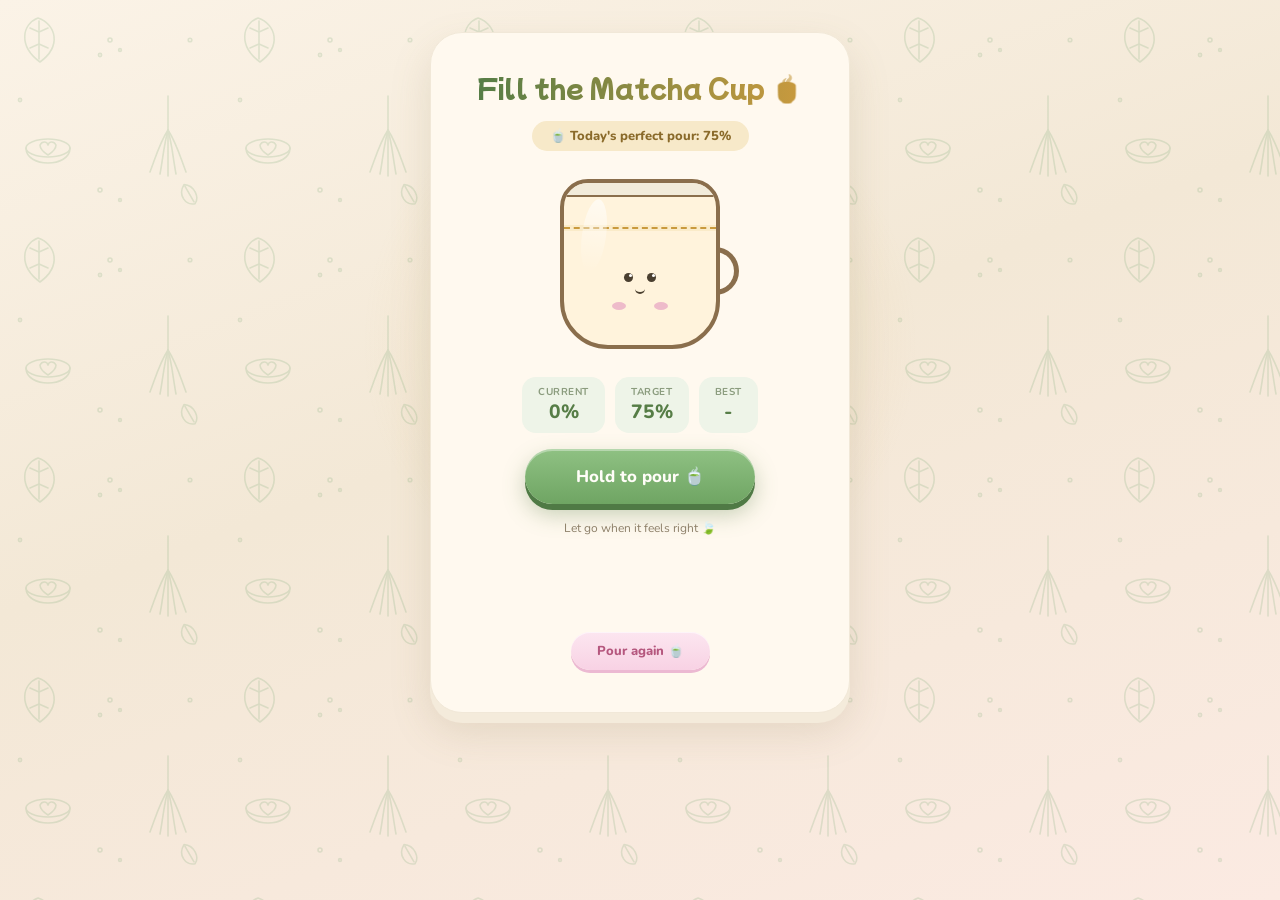
<file: index.html>
<!DOCTYPE html>
<html lang="en">
<head>
  <meta charset="UTF-8"/>
  <meta name="viewport" content="width=device-width, initial-scale=1"/>
  <title>Fill the Matcha Cup 🍵</title>
  <link rel="preconnect" href="https://fonts.googleapis.com"/>
  <link rel="preconnect" href="https://fonts.gstatic.com" crossorigin/>
  <link href="https://fonts.googleapis.com/css2?family=Mochiy+Pop+One&family=Nunito:wght@600;700;800&display=swap" rel="stylesheet"/>
  <link rel="stylesheet" href="style.css"/>
</head>
<body>

  <div class="card">

    <!-- Title + target label -->
    <h1>Fill the Matcha Cup 🍵</h1>
    <p class="target-label" id="target-label">Fill to ...%</p>

    <!-- The cup -->
    <div class="cup-wrap" id="cup-wrap">

      <!-- Rising steam puffs -->
      <div class="steam"><span></span><span></span><span></span></div>

      <div class="cup" id="cup">

        <!-- The rising liquid -->
        <div class="liquid" id="liquid">
          <div class="liquid-surface"></div>
        </div>

        <!-- Golden target zone band -->
        <div class="target-zone" id="target-zone"></div>

        <!-- Kawaii face (drawn with CSS) -->
        <div class="cup-face">
          <div class="eyes">
            <div class="eye"></div>
            <div class="eye"></div>
          </div>
          <div class="mouth"></div>
          <div class="blush-row">
            <div class="blush"></div>
            <div class="blush"></div>
          </div>
        </div>

        <!-- Cup rim (sits on top visually) -->
        <div class="cup-rim"></div>
      </div>

      <!-- Mug handle -->
      <div class="cup-handle"></div>
    </div>

    <!-- Stats row -->
    <div class="stats">
      <div class="stat">
        <span class="stat-label">Current</span>
        <span class="stat-val" id="cur-pct">0%</span>
      </div>
      <div class="stat">
        <span class="stat-label">Target</span>
        <span class="stat-val" id="tgt-pct">-</span>
      </div>
      <div class="stat">
        <span class="stat-label">Best</span>
        <span class="stat-val" id="best-pct">-</span>
      </div>
    </div>

    <!-- The pour button -->
    <button class="pour-btn" id="pour-btn">Hold to pour 🍵</button>
    <p class="hint">Let go when it feels right 🍃</p>

    <!-- Result message -->
    <p class="result" id="result"></p>

    <!-- Attempt history pills -->
    <div class="attempts" id="attempts"></div>

    <!-- New round button -->
    <button class="restart-btn" id="restart-btn">Pour again 🍵</button>

  </div>

  <script src="game.js"></script>
</body>
</html>
</file>
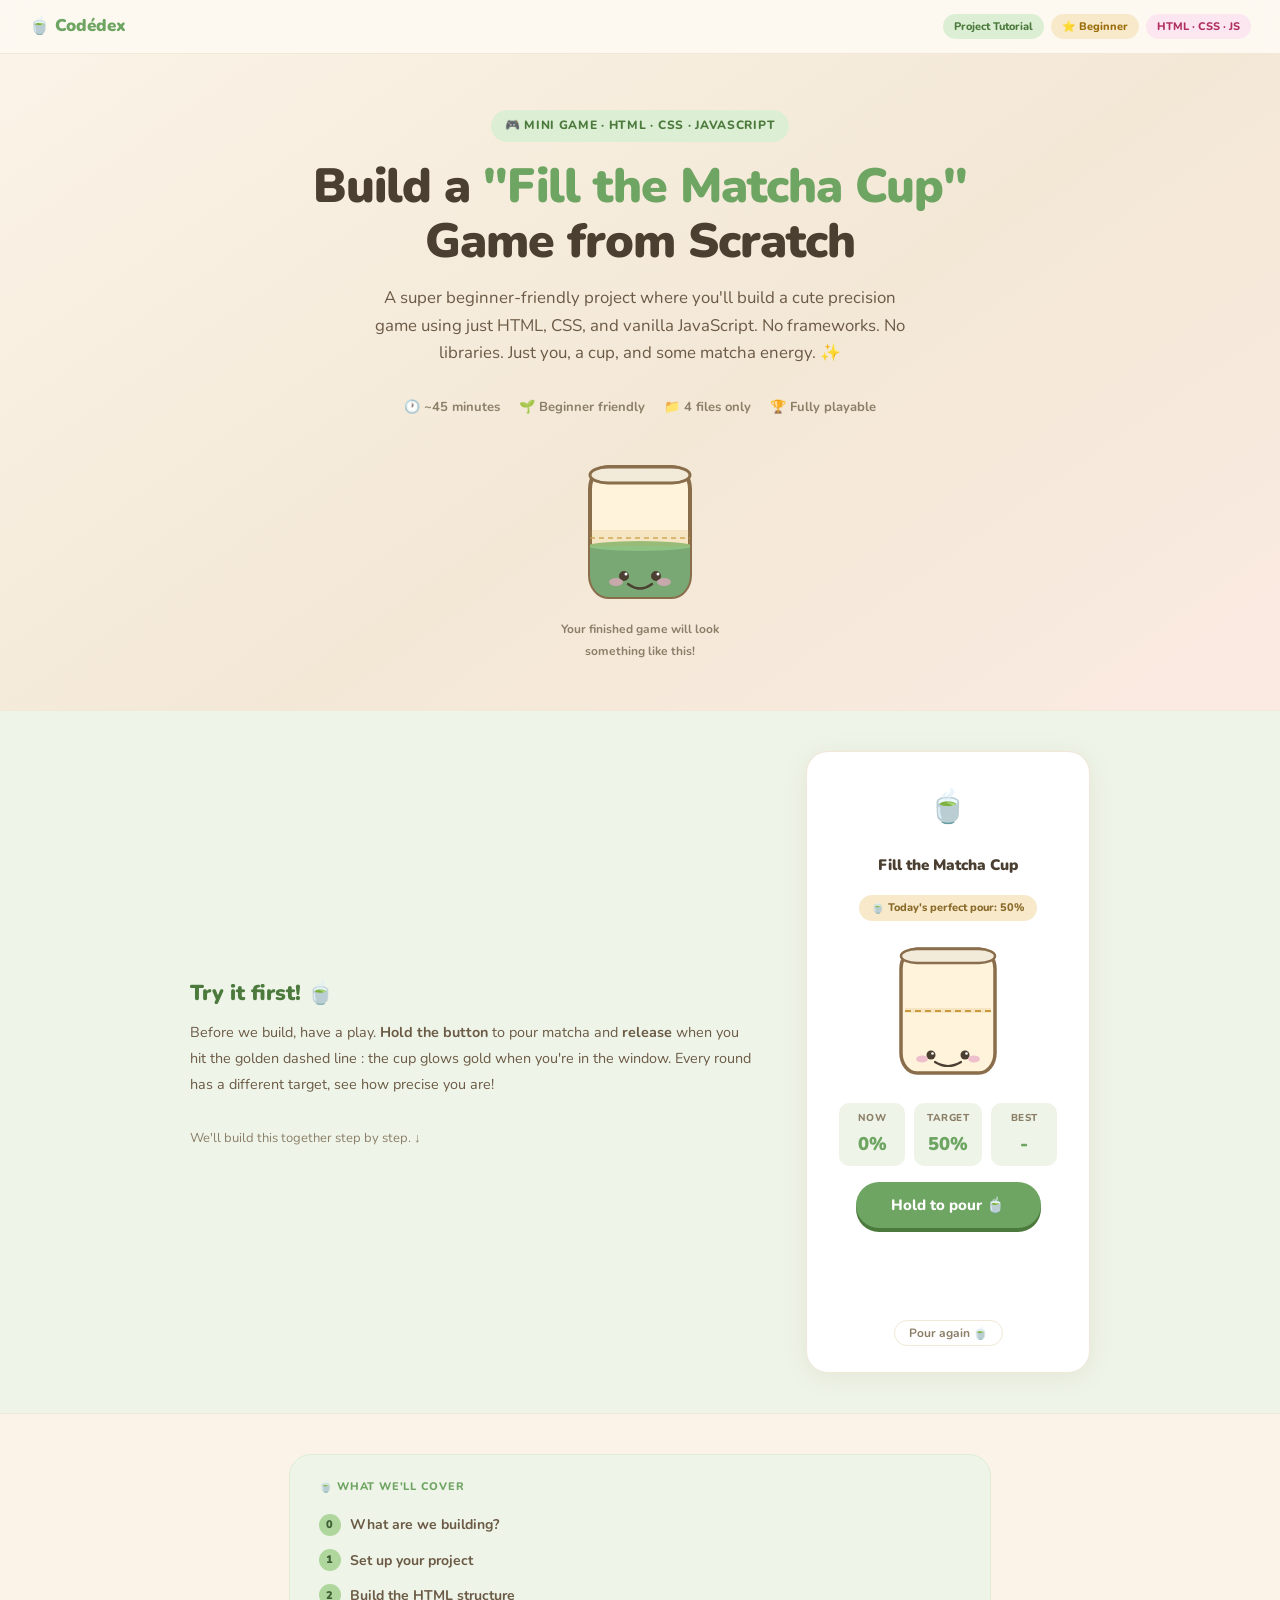
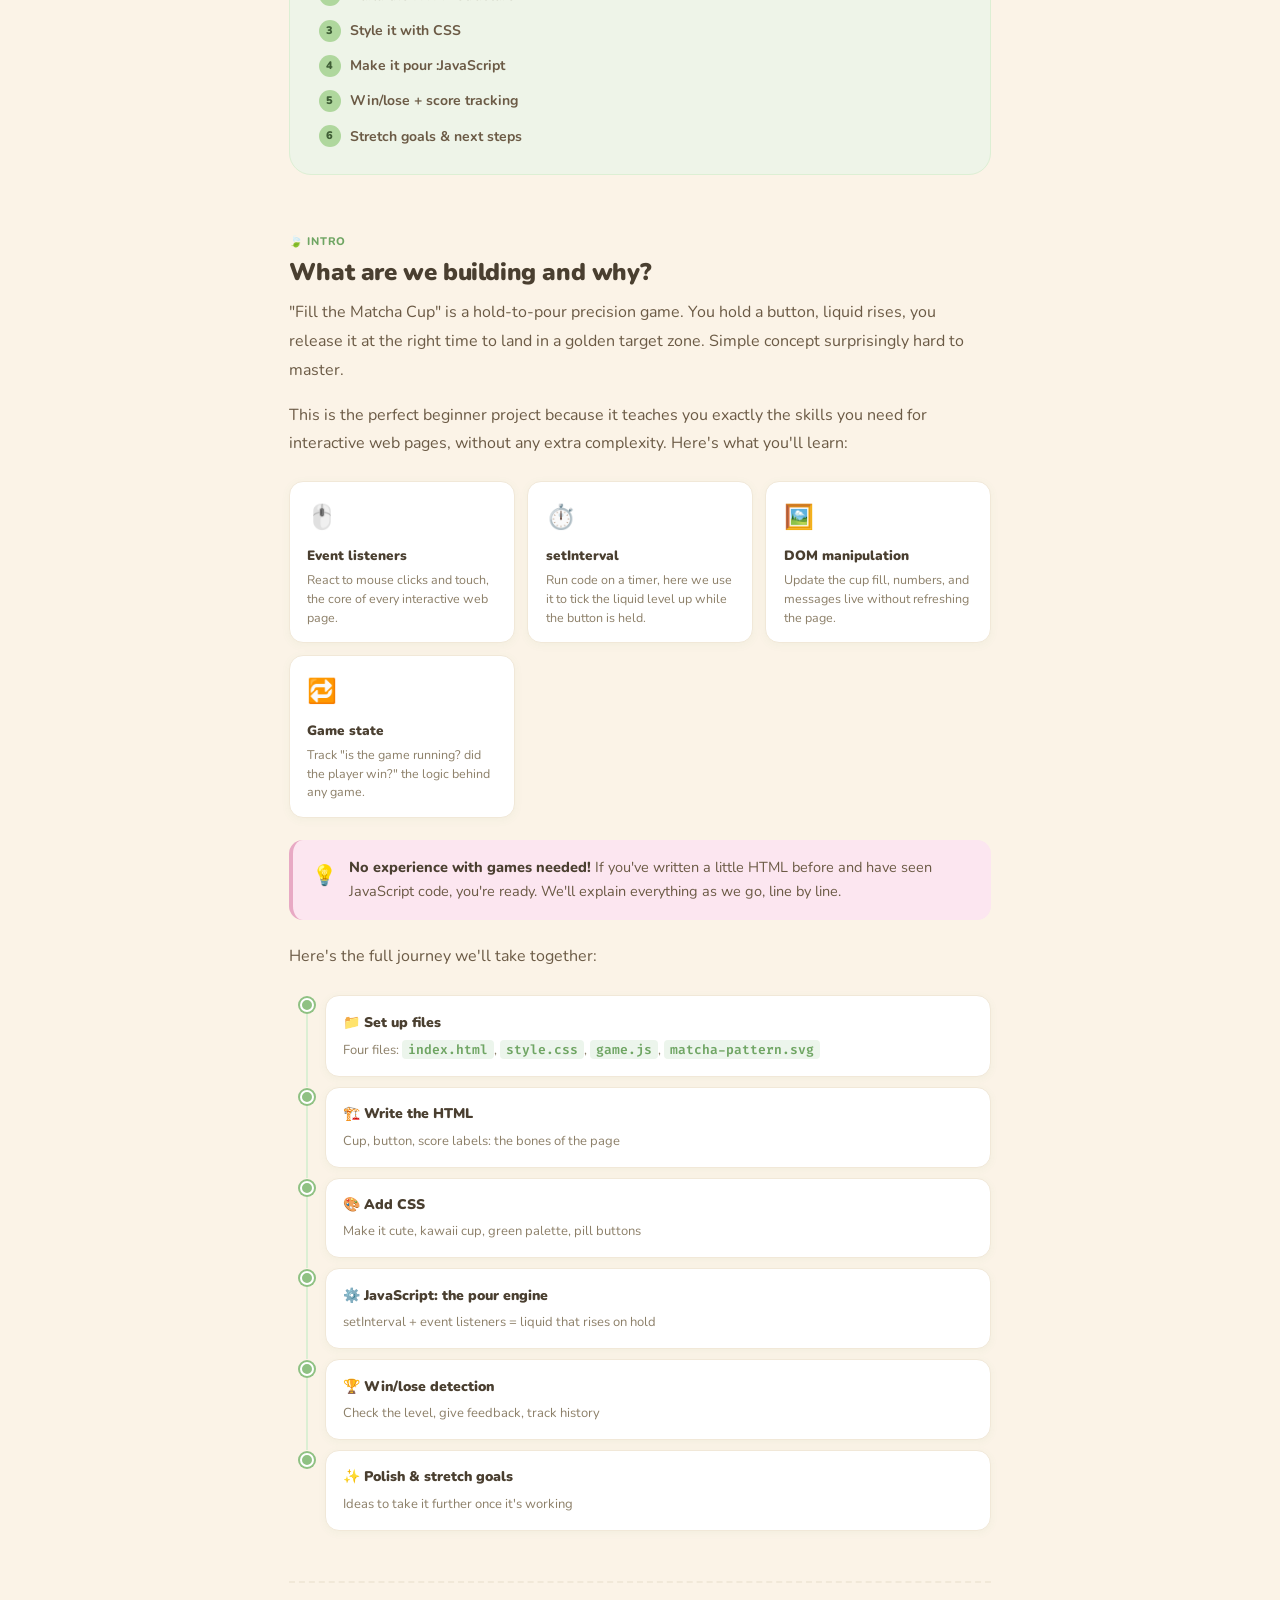
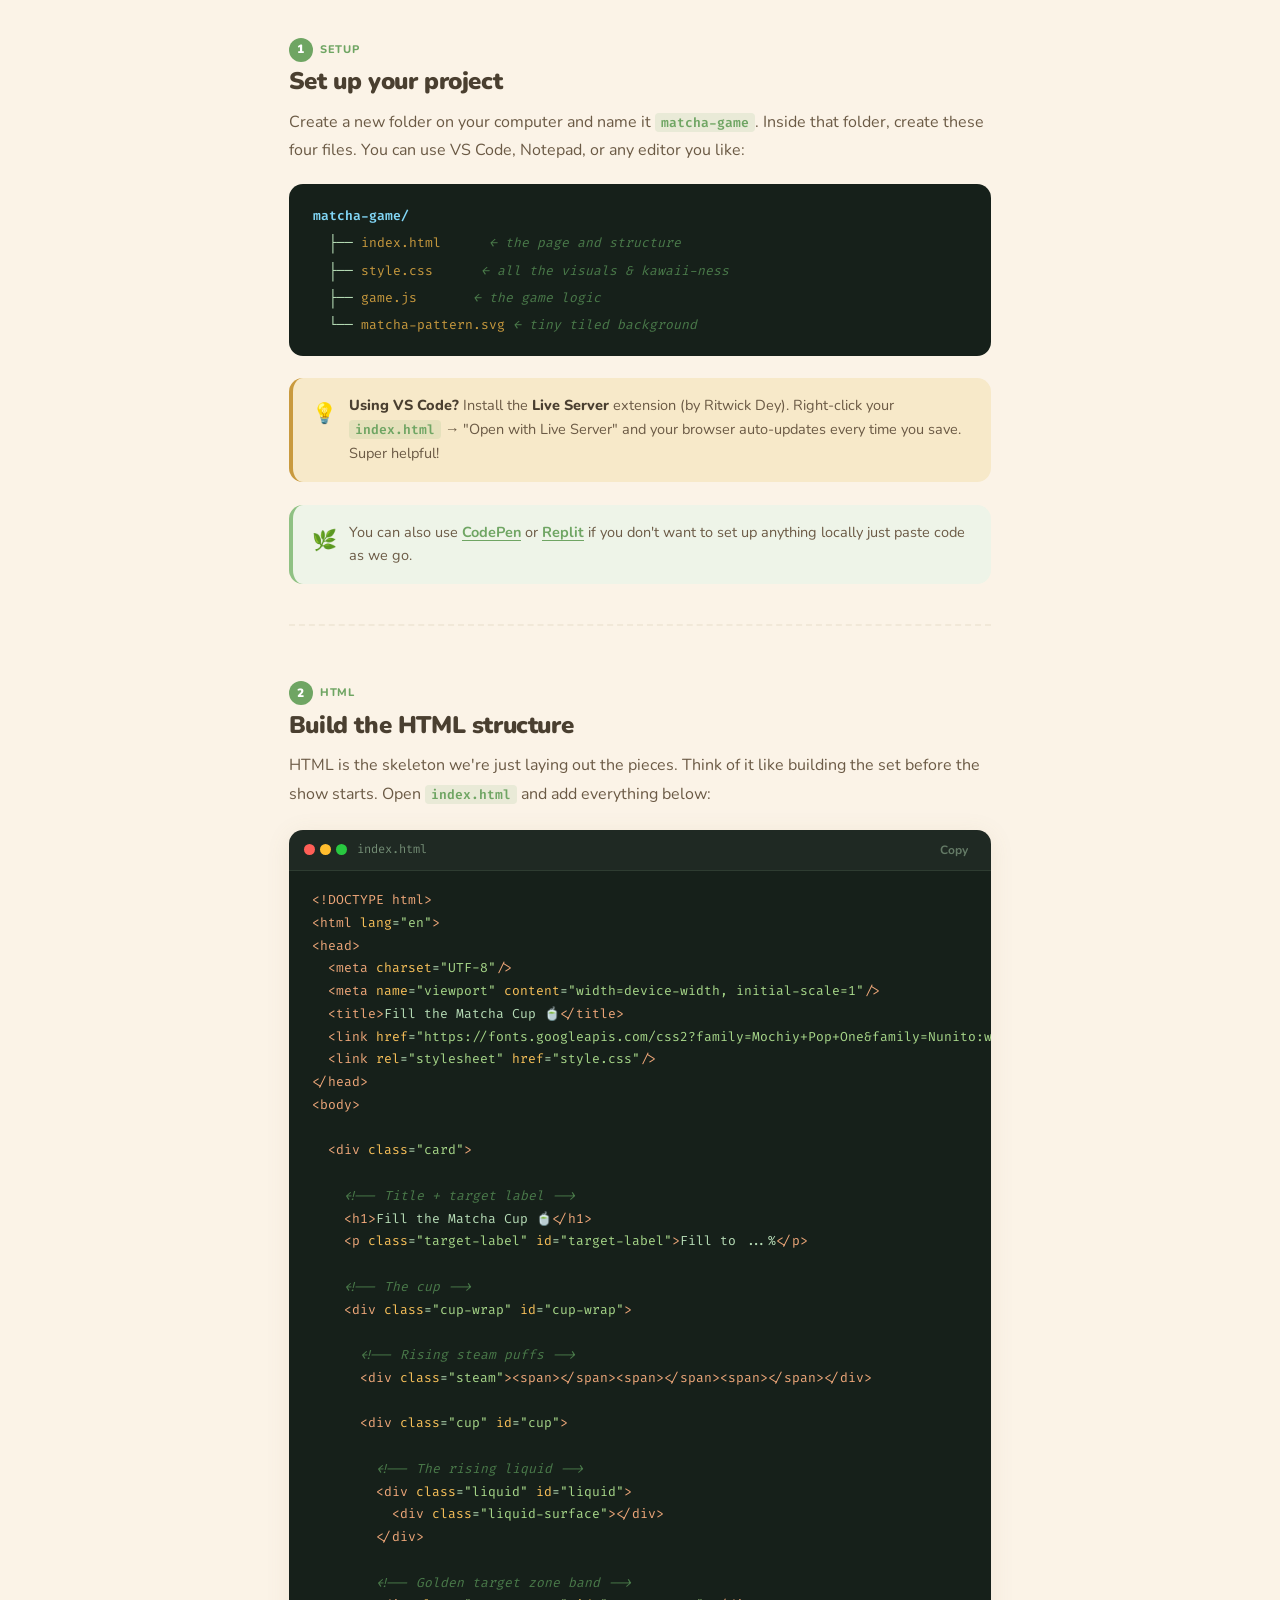
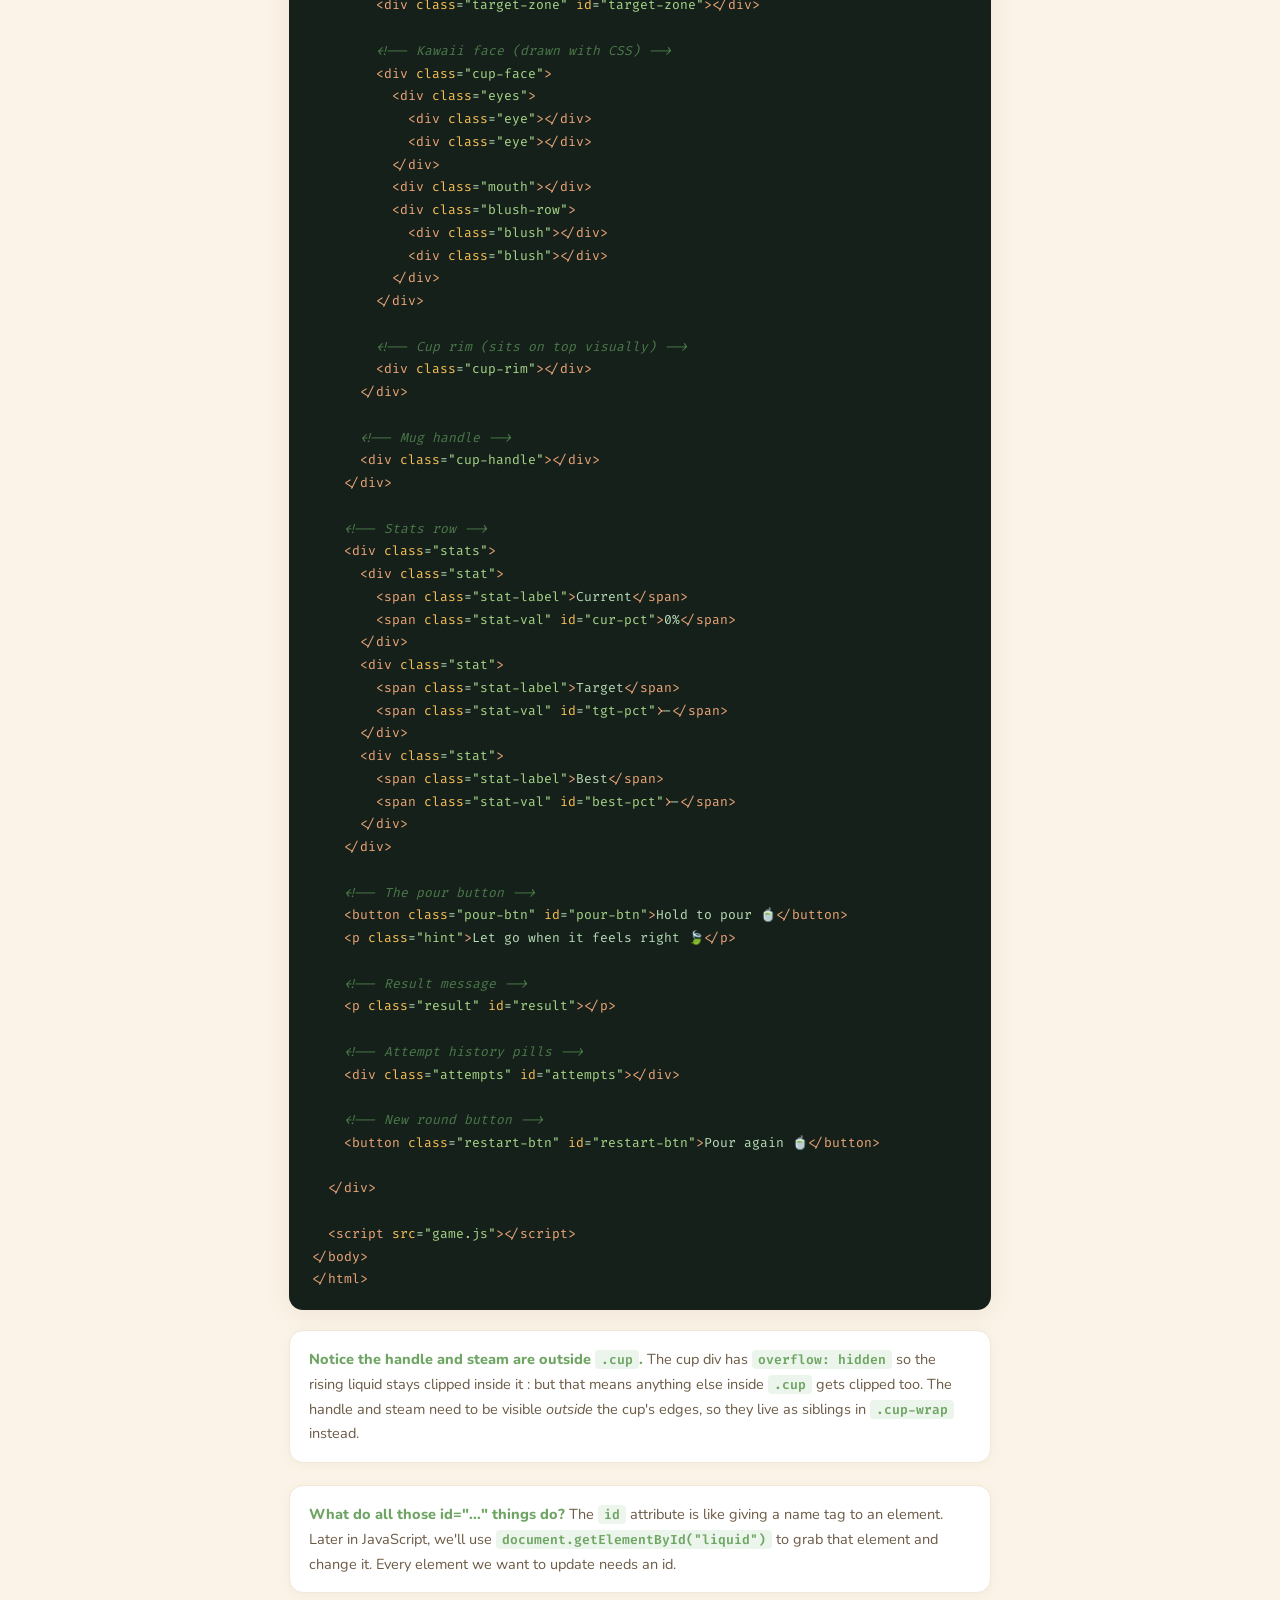
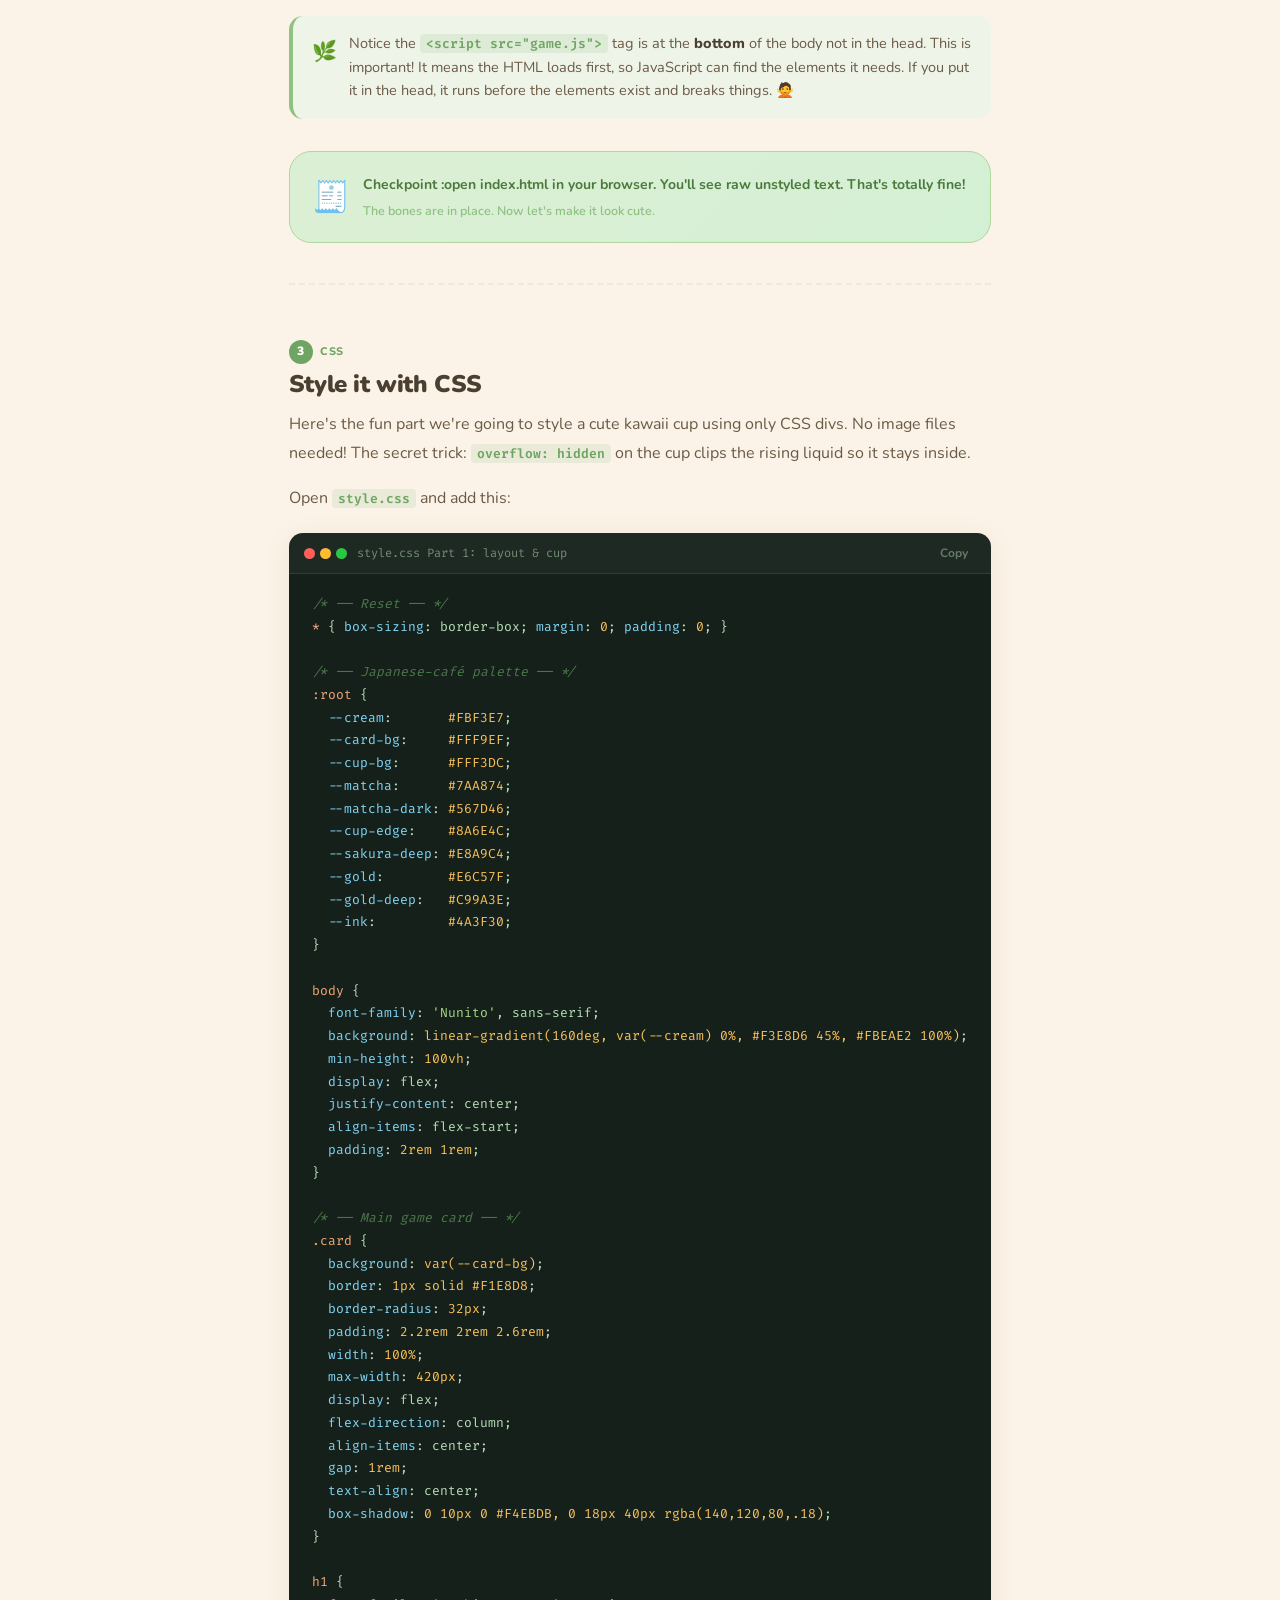
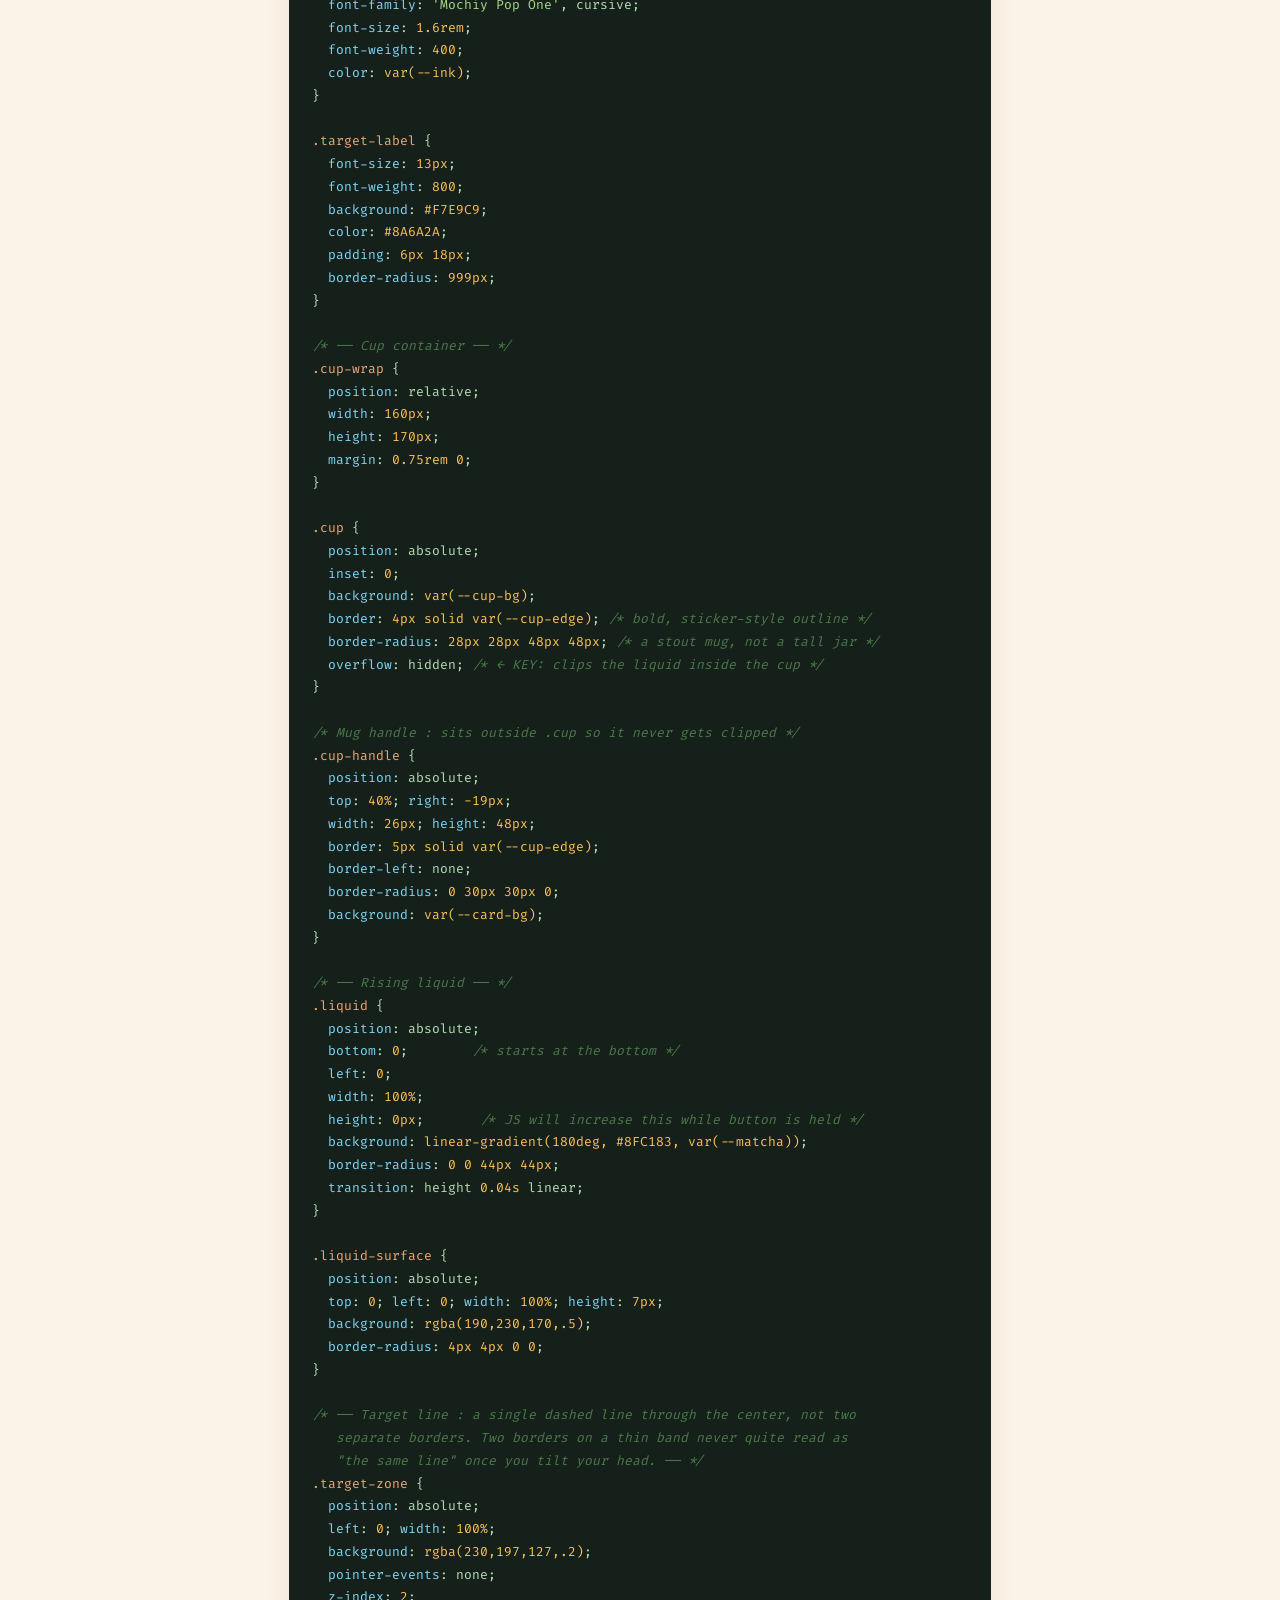
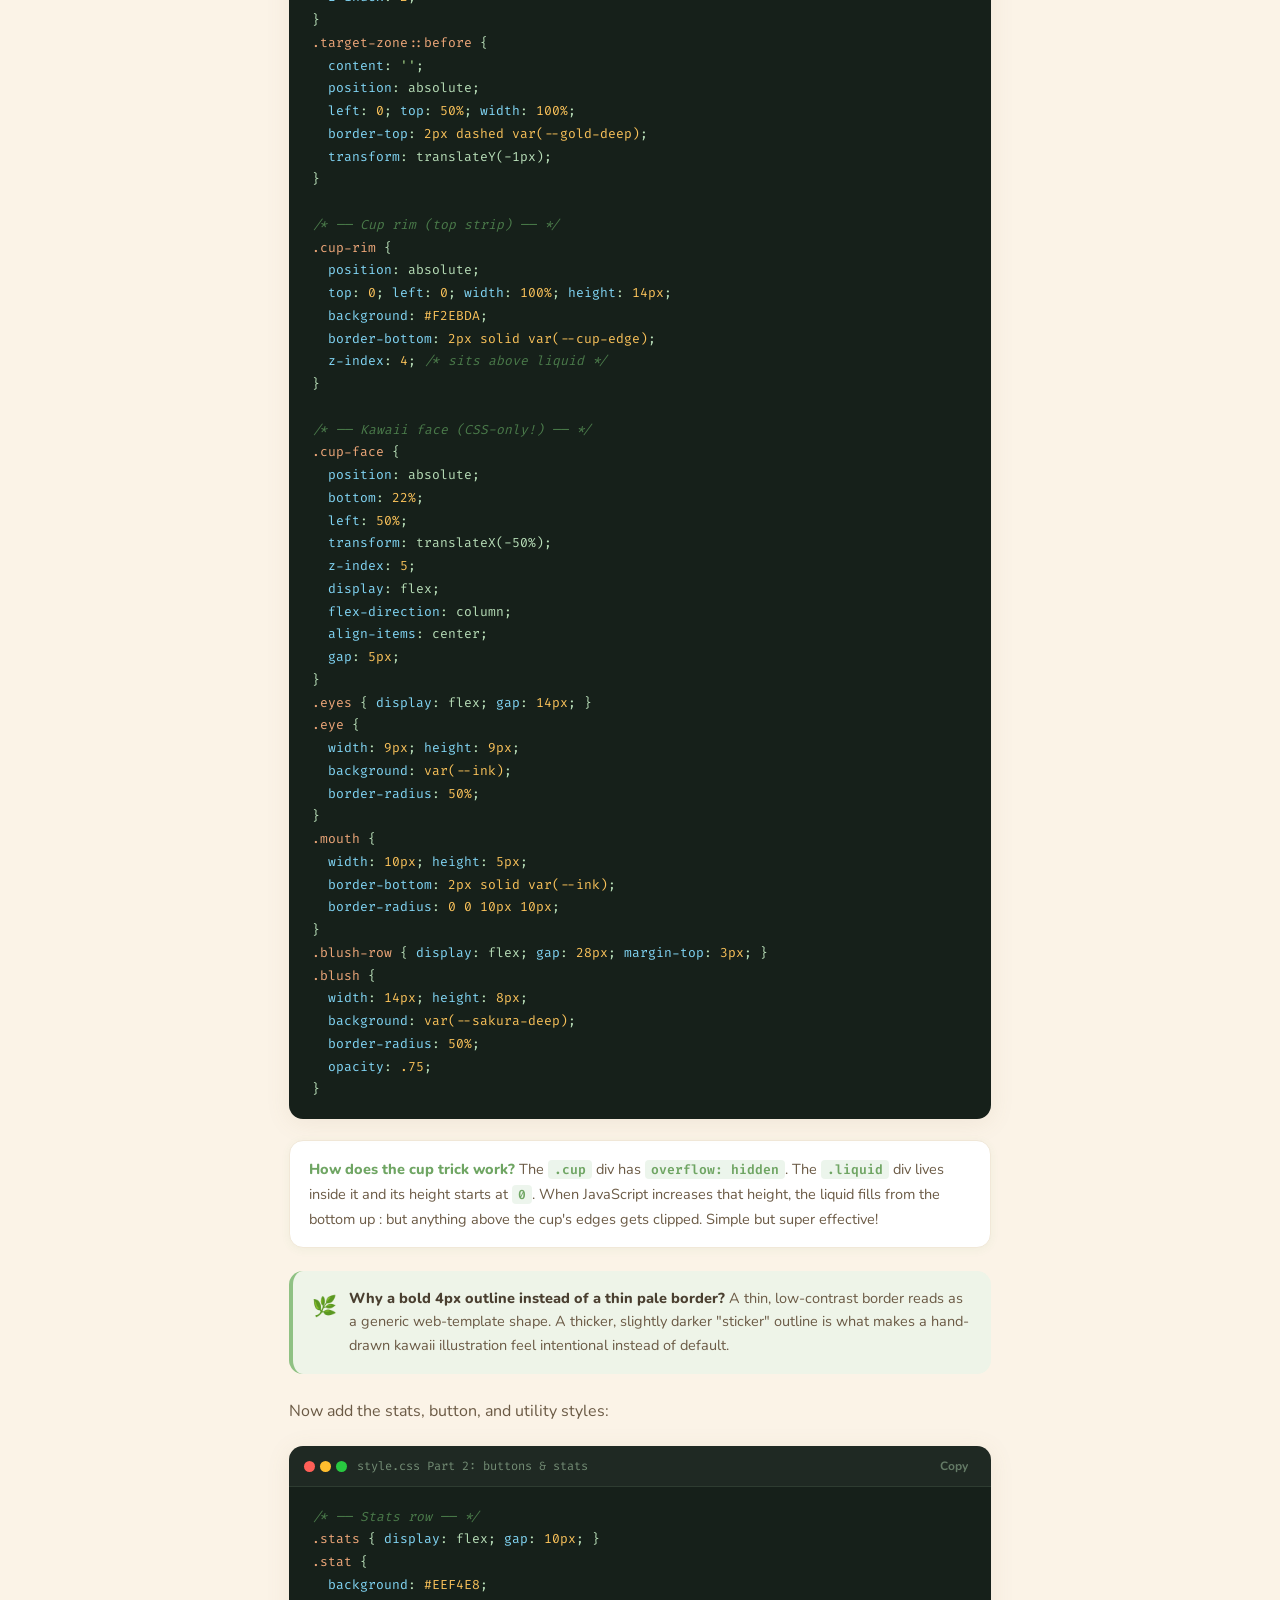
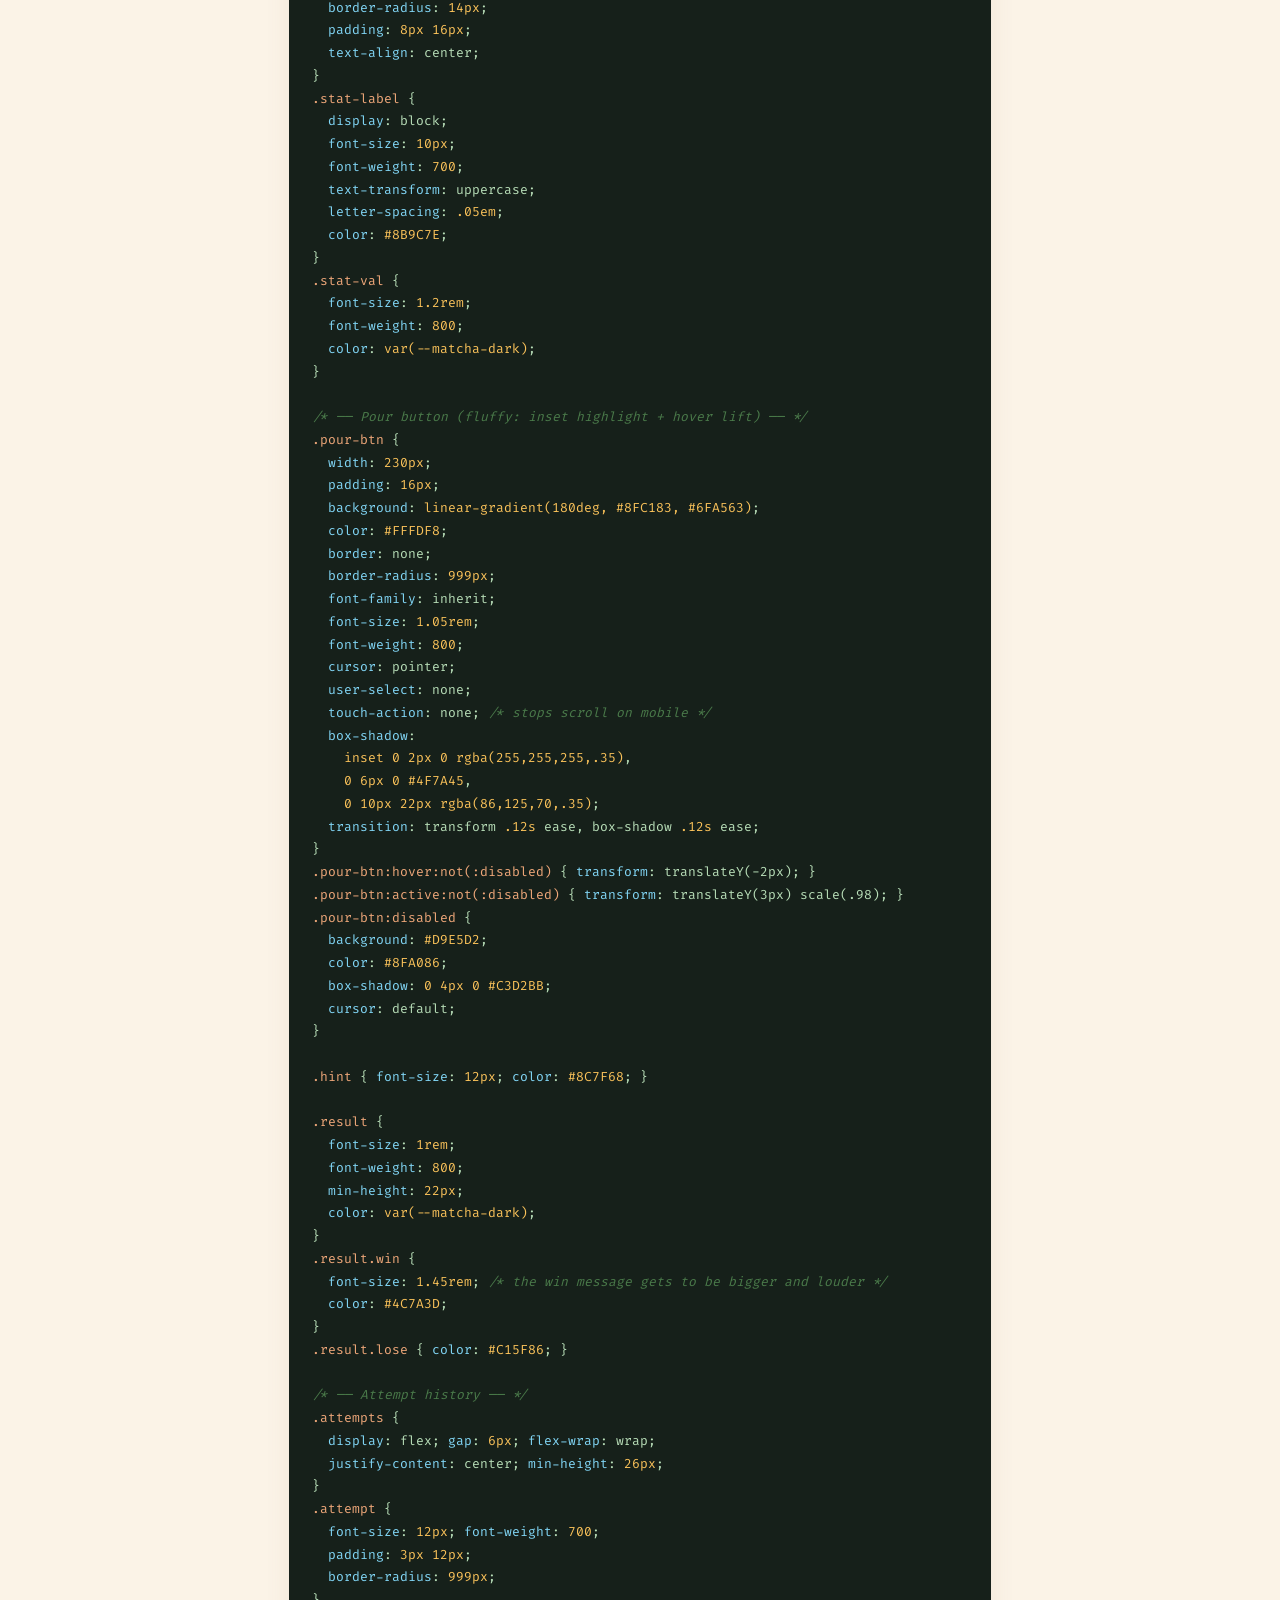
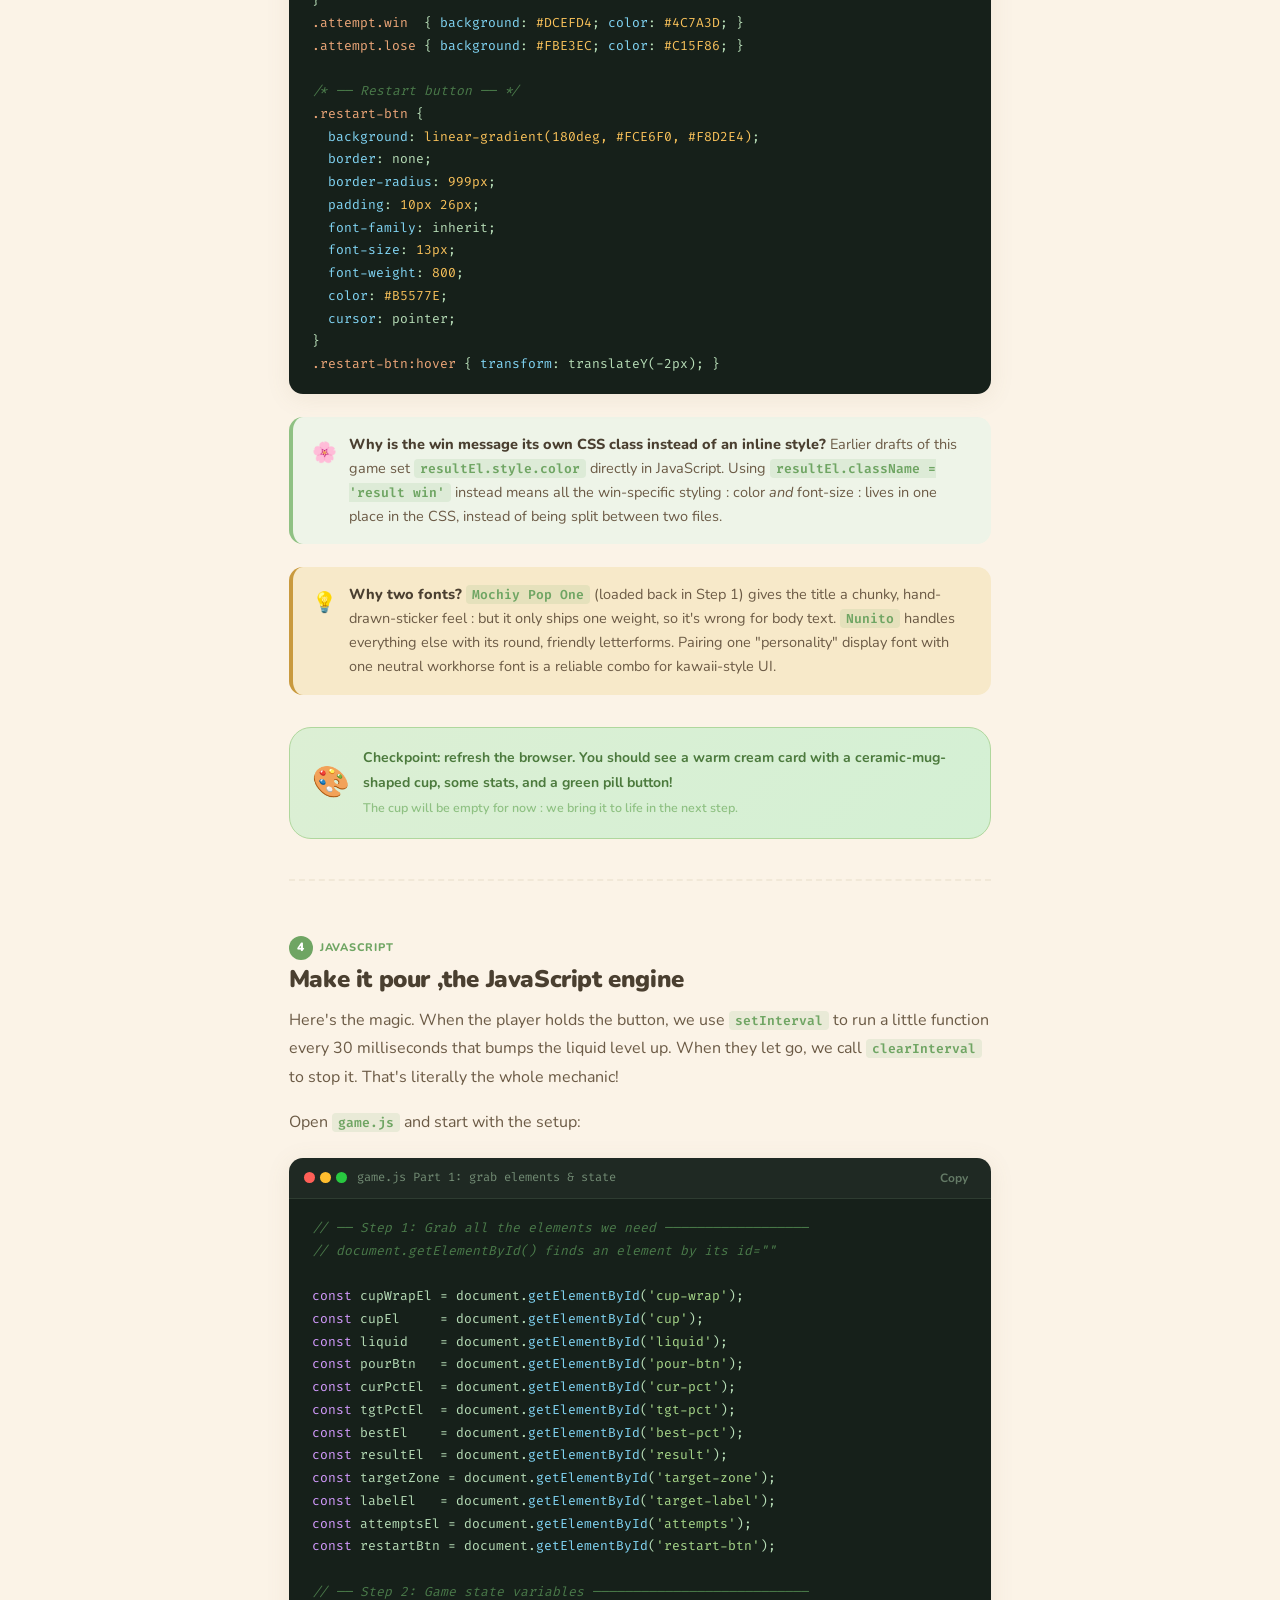
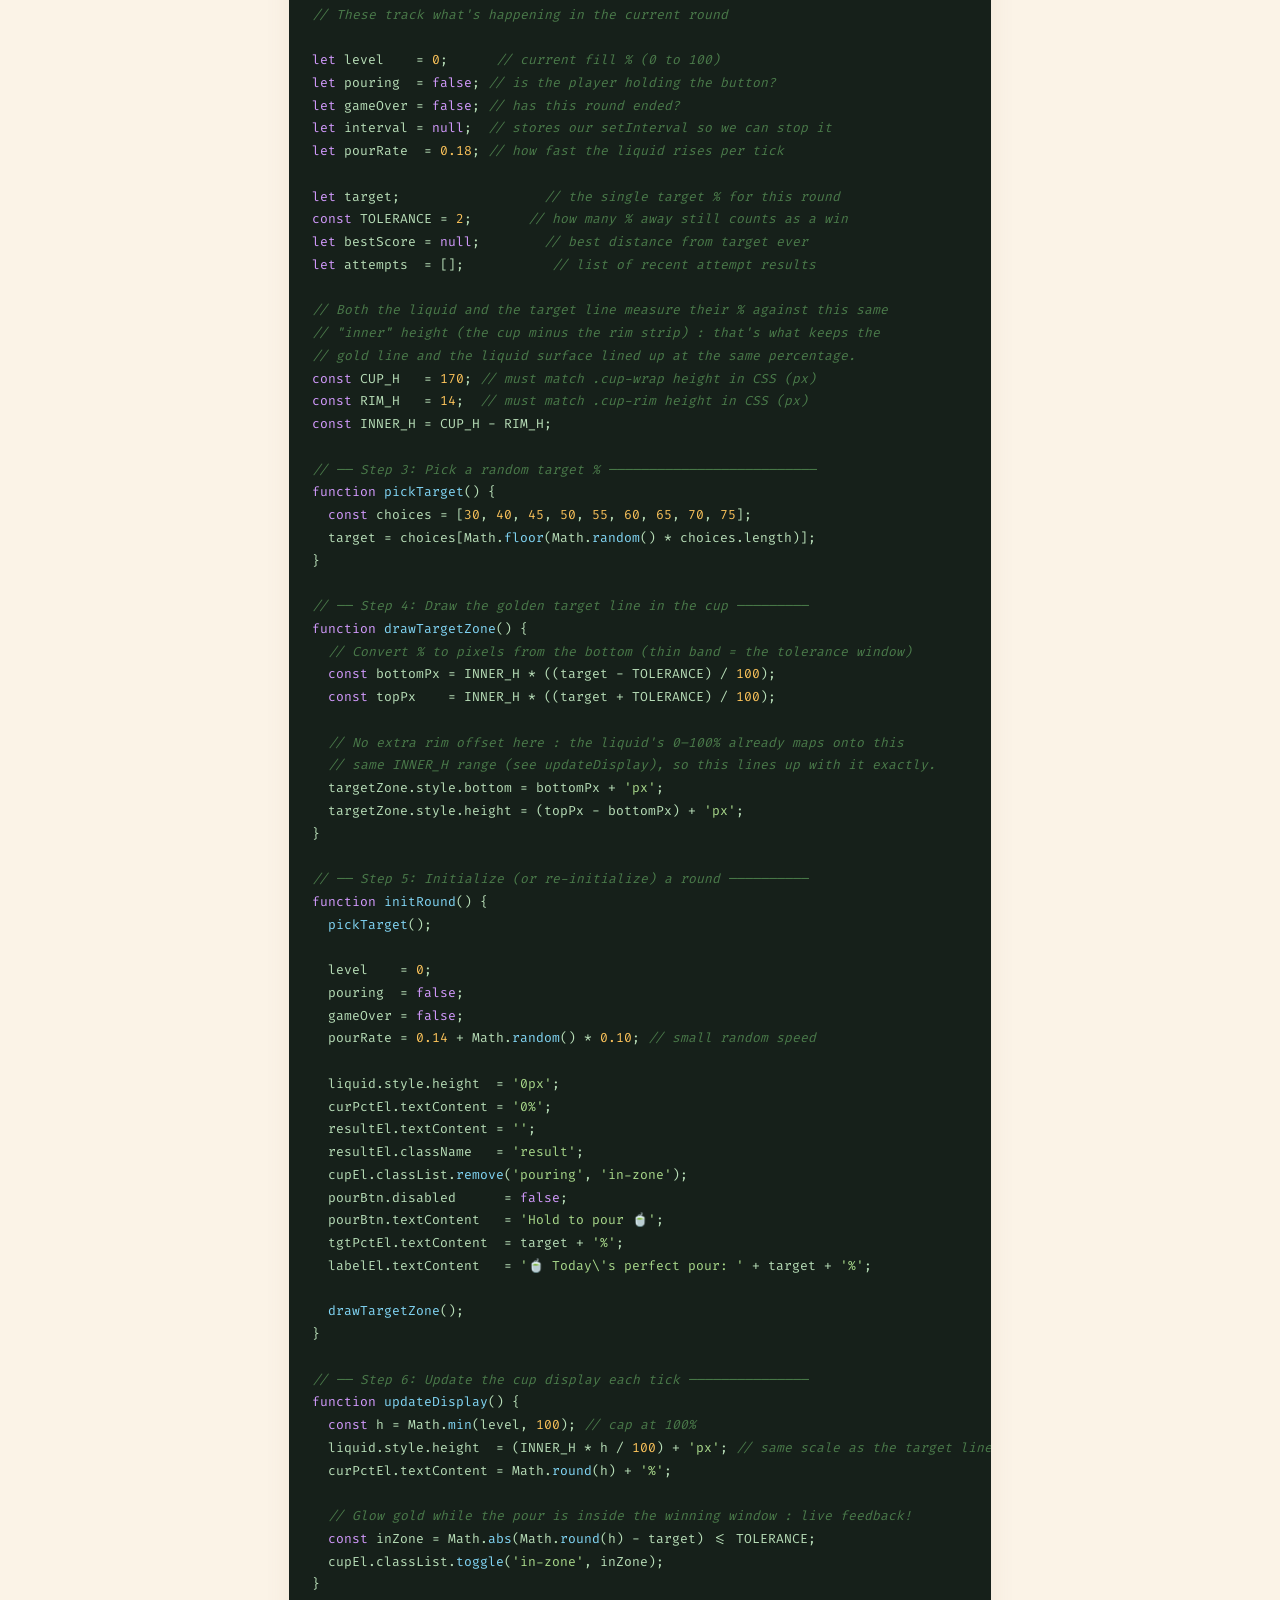
<file: matcha-cup-tutorial.html>
<!DOCTYPE html>
<html lang="en">
<head>
<meta charset="UTF-8"/>
<meta name="viewport" content="width=device-width, initial-scale=1.0"/>
<title>Build a "Fill the Matcha Cup" Game · Codédex Tutorial</title>
<link rel="preconnect" href="https://fonts.googleapis.com"/>
<link rel="preconnect" href="https://fonts.gstatic.com" crossorigin/>
<link href="https://fonts.googleapis.com/css2?family=Nunito:ital,wght@0,400;0,600;0,700;0,800;0,900;1,700&family=Fira+Code:wght@400;500&display=swap" rel="stylesheet"/>
<style>
/* ── RESET ── */
*,*::before,*::after{box-sizing:border-box;margin:0;padding:0}
html{scroll-behavior:smooth}

/* ── TOKENS ── */
:root{
  --g0:#eef4e8;--g1:#dcefd4;--g2:#afd79d;--g3:#8fc183;--g4:#6fa563;--g5:#4c7a3d;--g6:#3f5e36;
  --cream:#fbf3e7;--parch:#f3e8d6;--ink:#4a3f30;--ink2:#6b5a45;--muted:#8c7f68;
  --gold:#c99a3e;--goldp:#f7e9c9;--pink:#e8a9c4;--pinkp:#fce6f0;
  --border:#f1e8d8;--radius:14px;--radiuslg:22px;--radiuspill:999px;
  --shadow:0 4px 24px rgba(140,120,80,.10);
  --codbg:#16201a;--codtx:#b8deb8;
}

body{font-family:'Nunito',sans-serif;background:var(--cream);color:var(--ink);line-height:1.8;font-size:16px}

/* ── NAV ── */
.nav{
  position:sticky;top:0;z-index:200;
  background:rgba(253,249,242,.93);backdrop-filter:blur(14px);
  border-bottom:1.5px solid var(--border);
  display:flex;align-items:center;justify-content:space-between;
  padding:0 1.8rem;height:54px;
}
.nav-brand{font-size:17px;font-weight:900;color:var(--g4);display:flex;align-items:center;gap:6px}
.nav-chips{display:flex;gap:7px}
.chip{font-size:11px;font-weight:800;padding:3px 11px;border-radius:var(--radiuspill)}
.chip-g{background:var(--g1);color:var(--g5)}
.chip-gold{background:var(--goldp);color:#9a6d0a}
.chip-pink{background:var(--pinkp);color:#b03060}

/* ── HERO ── */
.hero{
  background:linear-gradient(145deg,var(--cream) 0%,var(--parch) 55%,#fbeae2 100%);
  padding:3.5rem 2rem 3rem;text-align:center;
  border-bottom:1.5px solid var(--border);
  position:relative;overflow:hidden;
}
@keyframes fl{0%,100%{transform:translateY(0) rotate(0deg)}50%{transform:translateY(-14px) rotate(15deg)}}
.hero-eyebrow{
  display:inline-flex;align-items:center;gap:7px;
  font-size:12px;font-weight:800;letter-spacing:.06em;text-transform:uppercase;
  background:var(--g1);color:var(--g5);border-radius:var(--radiuspill);
  padding:5px 14px;margin-bottom:1.1rem;
}
.hero h1{
  font-size:clamp(2rem,5vw,3rem);font-weight:900;line-height:1.15;
  color:var(--ink);letter-spacing:-1px;margin-bottom:.9rem;
}
.hero h1 em{font-style:normal;color:var(--g4)}
.hero-sub{font-size:1.05rem;color:var(--ink2);max-width:540px;margin:0 auto 1.8rem;line-height:1.65}
.hero-meta{display:flex;justify-content:center;gap:1.2rem;flex-wrap:wrap;font-size:13px;color:var(--muted);font-weight:700}
.hero-meta span{display:flex;align-items:center;gap:5px}

/* ── KAWAII CUP (SVG animated) ── */
.cup-hero{margin:2rem auto 0;width:160px;display:flex;flex-direction:column;align-items:center;gap:.5rem}
.cup-hero p{font-size:12px;color:var(--muted);font-weight:700}

/* ── LIVE DEMO STRIP ── */
.demo-strip{background:var(--g0);border-bottom:1.5px solid var(--border);padding:2.5rem 2rem}
.demo-strip-inner{max-width:900px;margin:0 auto;display:flex;align-items:center;gap:3rem;flex-wrap:wrap}
.demo-copy{flex:1;min-width:220px}
.demo-copy h2{font-size:1.35rem;font-weight:900;color:var(--g5);margin-bottom:.5rem}
.demo-copy p{font-size:.9rem;color:var(--ink2)}
.demo-card{
  flex:0 0 auto;background:#fff;border:1.5px solid var(--border);
  border-radius:var(--radiuslg);padding:1.6rem 2rem;
  box-shadow:var(--shadow);min-width:270px;
  display:flex;flex-direction:column;align-items:center;gap:1rem;
}
.dc-title{font-size:.95rem;font-weight:900;color:var(--ink)}
.dc-badge{font-size:11px;font-weight:800;background:var(--goldp);color:#8a6a2a;border-radius:var(--radiuspill);padding:3px 12px}

/* cup in demo */
.cup-wrap{position:relative;width:110px;height:150px}
.cup-svg-wrap{width:110px;height:150px;position:relative}
.cup-inner-liquid{
  position:absolute;bottom:14px;left:12px;right:12px;z-index:1;
  height:0px;background:linear-gradient(180deg,#8fc183 0%,#7aa874 100%);
  border-radius:0 0 18px 18px;transition:height .04s linear;overflow:hidden;
}
.liquid-shimmer{position:absolute;top:0;left:0;width:100%;height:6px;background:rgba(220,235,200,.55);border-radius:3px 3px 0 0}
/* A single dashed line through the center of the band, not two separate
   borders : two borders on a thin band never quite read as "the same line" */
.target-band{
  position:absolute;left:12px;right:12px;
  background:rgba(201,154,62,.16);
  pointer-events:none;z-index:3;
}
.target-band::before{
  content:'';position:absolute;left:0;top:50%;width:100%;
  border-top:2px dashed var(--gold);transform:translateY(-1px);
}
/* Glows gold the moment the pour enters the winning window */
.cup-wrap.in-zone{box-shadow:0 0 0 4px rgba(230,197,127,.5),0 0 18px rgba(230,197,127,.55);border-radius:18px;transition:box-shadow .15s ease}

.dc-stats{display:flex;gap:9px}
.dc-stat{background:var(--g0);border-radius:10px;padding:6px 13px;text-align:center;min-width:66px}
.dc-stat-label{font-size:10px;font-weight:800;color:var(--muted);text-transform:uppercase;letter-spacing:.05em}
.dc-stat-val{font-size:1.15rem;font-weight:900;color:var(--g4)}

.pour-btn{
  width:185px;padding:13px;
  background:var(--g4);color:#fff;
  border:none;border-radius:var(--radiuspill);
  font-family:'Nunito',sans-serif;font-size:15px;font-weight:800;
  cursor:pointer;user-select:none;touch-action:none;
  box-shadow:0 4px 0 var(--g5);
  transition:transform .08s,box-shadow .08s;
}
.pour-btn:active{transform:translateY(3px);box-shadow:0 1px 0 var(--g5)}
.pour-btn:disabled{background:#b0ccb0;box-shadow:0 4px 0 #8aaa8a;cursor:default}
.dc-result{font-size:14px;font-weight:800;min-height:20px;text-align:center;color:var(--g4)}
.dc-attempts{display:flex;gap:6px;flex-wrap:wrap;justify-content:center;min-height:24px}
.ap{font-size:11px;font-weight:800;padding:3px 10px;border-radius:var(--radiuspill)}
.ap.win{background:var(--g1);color:var(--g5)}
.ap.lose{background:#fbe3ec;color:#c15f86}
.dc-new{
  font-size:12px;font-weight:700;color:var(--muted);
  background:transparent;border:1.5px solid var(--border);
  border-radius:var(--radiuspill);padding:4px 14px;cursor:pointer;font-family:'Nunito',sans-serif;
}
.dc-new:hover{border-color:var(--g4);color:var(--g4)}

/* ── PAGE LAYOUT ── */
.page{max-width:760px;margin:0 auto;padding:0 1.8rem 5rem}

/* ── TOC ── */
.toc{
  background:var(--g0);border:1.5px solid var(--g1);
  border-radius:var(--radiuslg);padding:1.4rem 1.8rem;
  margin:2.5rem 0;
}
.toc h3{font-size:11px;font-weight:800;color:var(--g4);text-transform:uppercase;letter-spacing:.07em;margin-bottom:.8rem}
.toc ol{list-style:none;display:flex;flex-direction:column;gap:4px}
.toc ol li a{
  font-size:14px;font-weight:700;color:var(--ink2);text-decoration:none;
  display:flex;align-items:center;gap:9px;padding:3px 0;
}
.toc ol li a:hover{color:var(--g4)}
.toc-num{
  font-size:11px;font-weight:900;width:22px;height:22px;
  border-radius:50%;background:var(--g2);color:var(--g6);
  display:flex;align-items:center;justify-content:center;flex-shrink:0;
}

/* ── SECTIONS ── */
section{margin-top:3.2rem;scroll-margin-top:66px}
.eyebrow{
  display:inline-flex;align-items:center;gap:7px;
  font-size:11px;font-weight:800;color:var(--g4);
  text-transform:uppercase;letter-spacing:.07em;margin-bottom:.3rem;
}
.step-dot{
  width:24px;height:24px;border-radius:50%;
  background:var(--g4);color:#fff;
  font-size:12px;font-weight:900;
  display:flex;align-items:center;justify-content:center;
}
h2.sh{font-size:1.5rem;font-weight:900;color:var(--ink);letter-spacing:-.4px;margin-bottom:.7rem;line-height:1.25}
p.body{color:var(--ink2);margin-bottom:1rem}
p.body:last-child{margin-bottom:0}
a.link{color:var(--g4);font-weight:700;text-decoration:underline;text-underline-offset:3px}

/* ── CALLOUTS ── */
.callout{border-radius:var(--radius);padding:1rem 1.2rem;margin:1.4rem 0;display:flex;gap:12px;align-items:flex-start}
.callout-icon{font-size:1.25rem;flex-shrink:0;margin-top:2px}
.callout-body{font-size:14.5px;color:var(--ink2);line-height:1.65}
.callout-body strong{color:var(--ink);font-weight:800}
.callout.tip{background:var(--goldp);border-left:4px solid var(--gold)}
.callout.note{background:var(--g0);border-left:4px solid var(--g3)}
.callout.yay{background:var(--pinkp);border-left:4px solid var(--pink)}

/* ── FILE TREE ── */
.file-tree{
  background:var(--codbg);border-radius:var(--radius);
  padding:1.1rem 1.5rem;font-family:'Fira Code',monospace;
  font-size:13px;color:var(--codtx);line-height:2.1;margin:1.2rem 0;
}
.ft-dir{color:#82d7f7;font-weight:600}
.ft-new{color:var(--gold)}
.ft-cmt{color:#4a7a4a;font-style:italic}

/* ── CODE BLOCKS ── */
.cblock{
  position:relative;background:var(--codbg);
  border-radius:var(--radius);margin:1.3rem 0;
  overflow:hidden;box-shadow:var(--shadow);
}
.cblock-top{
  display:flex;align-items:center;justify-content:space-between;
  padding:9px 15px;background:rgba(255,255,255,.04);
  border-bottom:1px solid rgba(180,220,180,.1);
}
.c-dots{display:flex;gap:5px}
.c-dot{width:11px;height:11px;border-radius:50%}
.c-dot:nth-child(1){background:#ff5f57}
.c-dot:nth-child(2){background:#ffbd2e}
.c-dot:nth-child(3){background:#28c840}
.c-fname{font-family:'Fira Code',monospace;font-size:12px;color:rgba(184,222,184,.55);display:flex;align-items:center;gap:10px}
.c-copy{
  font-size:12px;font-weight:700;color:rgba(184,222,184,.45);
  background:transparent;border:none;cursor:pointer;
  font-family:'Nunito',sans-serif;padding:3px 8px;border-radius:4px;transition:color .15s;
}
.c-copy:hover{color:var(--codtx)}
pre{
  font-family:'Fira Code',monospace;font-size:13px;line-height:1.75;
  color:var(--codtx);padding:1.15rem 1.45rem;overflow-x:auto;margin:0;
}
/* syntax */
.kw{color:#d49bff}.fn{color:#82d7f7}.str{color:#a8d88a}
.cm{color:#4a7a4a;font-style:italic}.nm{color:#fac25a}
.tg{color:#f0a87a}.at{color:#fac25a}.vl{color:#a8d88a}
.pp{color:#82d7f7}.sl{color:#f0a87a}

/* ── EXPLAIN CARD ── */
.exp{
  background:#fff;border:1.5px solid var(--border);border-radius:var(--radius);
  padding:1rem 1.2rem;margin:1rem 0 1.4rem;font-size:14.5px;color:var(--ink2);
  box-shadow:0 2px 10px rgba(74,156,74,.06);line-height:1.7;
}
.exp strong{color:var(--g4);font-weight:800}

/* ── CHECKPOINT ── */
.check{
  background:linear-gradient(135deg,var(--g1),#d4f0d4);
  border:1.5px solid var(--g2);border-radius:var(--radiuslg);
  padding:1.1rem 1.4rem;margin:2rem 0;
  display:flex;align-items:center;gap:13px;
}
.check-icon{font-size:1.9rem;flex-shrink:0}
.check-body{font-size:14px;font-weight:700;color:var(--g5)}
.check-body span{display:block;font-size:12.5px;font-weight:600;color:var(--g3);margin-top:2px}

/* ── CONCEPT GRID ── */
.cg{display:grid;grid-template-columns:repeat(auto-fit,minmax(175px,1fr));gap:12px;margin:1.4rem 0}
.cc{background:#fff;border:1.5px solid var(--border);border-radius:var(--radius);padding:.9rem 1.1rem;box-shadow:0 2px 10px rgba(74,156,74,.05)}
.cc .ic{font-size:1.5rem;margin-bottom:5px}
.cc h4{font-size:13.5px;font-weight:900;color:var(--ink);margin-bottom:3px}
.cc p{font-size:12.5px;color:var(--muted);margin:0;line-height:1.5}

/* ── INLINE CODE ── */
code{
  font-family:'Fira Code',monospace;font-size:13px;
  background:rgba(74,156,74,.1);color:var(--g4);
  padding:1px 6px;border-radius:4px;font-weight:600;
}

/* ── DIVIDER ── */
hr.div{border:none;border-top:2px dashed var(--border);margin:2.5rem 0}

/* ── STEP GRID (what we build) ── */
.step-grid{display:flex;flex-direction:column;gap:0;margin:1.5rem 0}
.step-row{display:flex;gap:0;align-items:stretch}
.step-line{width:36px;flex-shrink:0;display:flex;flex-direction:column;align-items:center}
.step-line-dot{width:14px;height:14px;border-radius:50%;background:var(--g3);margin-top:3px;flex-shrink:0;border:2px solid #fff;box-shadow:0 0 0 2px var(--g3)}
.step-line-bar{width:2px;background:var(--g1);flex:1;margin-top:2px}
.step-content{flex:1;background:#fff;border:1.5px solid var(--border);border-radius:var(--radius);padding:.85rem 1.1rem;margin-bottom:10px;box-shadow:0 2px 8px rgba(74,156,74,.05)}
.step-content h4{font-size:14px;font-weight:900;color:var(--ink);margin-bottom:3px}
.step-content p{font-size:13px;color:var(--muted);margin:0}
.step-row:last-child .step-line-bar{display:none}

/* ── FINAL BANNER ── */
.finale{
  background:linear-gradient(135deg,var(--g4) 0%,var(--g5) 100%);
  border-radius:var(--radiuslg);padding:2.4rem 2rem;text-align:center;
  color:#fff;margin-top:3rem;
}
.finale h2{font-size:1.7rem;font-weight:900;margin-bottom:.5rem}
.finale p{color:rgba(255,255,255,.82);max-width:460px;margin:0 auto 1.4rem;font-size:.9rem}
.finale-tags{display:flex;justify-content:center;gap:7px;flex-wrap:wrap}
.ftag{font-size:12px;font-weight:700;background:rgba(255,255,255,.15);border:1.5px solid rgba(255,255,255,.3);border-radius:var(--radiuspill);padding:4px 13px;color:#fff}

/* ── STRETCH GRID ── */
.stretch-grid{display:grid;grid-template-columns:repeat(auto-fit,minmax(200px,1fr));gap:12px;margin:1.4rem 0}
.sc{background:#fff;border:1.5px solid var(--border);border-radius:var(--radius);padding:1rem 1.1rem}
.sc .ic{font-size:1.4rem;margin-bottom:6px}
.sc h4{font-size:13.5px;font-weight:900;color:var(--ink);margin-bottom:3px}
.sc p{font-size:12.5px;color:var(--muted);margin:0;line-height:1.5}

/* ── FOOTER ── */
footer{text-align:center;padding:1.8rem;font-size:12.5px;color:var(--muted);border-top:1.5px solid var(--border)}

/* ── RESPONSIVE ── */
@media(max-width:600px){
  .demo-strip-inner{flex-direction:column;align-items:center}
  .hero h1{font-size:1.8rem}
  .nav{padding:0 1rem}
  .page{padding:0 1.1rem 4rem}
}
</style>
</head>
<body>

<!-- NAV -->
<nav class="nav">
  <div class="nav-brand">🍵 Codédex</div>
  <div class="nav-chips">
    <span class="chip chip-g">Project Tutorial</span>
    <span class="chip chip-gold">⭐ Beginner</span>
    <span class="chip chip-pink">HTML · CSS · JS</span>
  </div>
</nav>

<!-- HERO -->
<header class="hero">
  <div class="hero-eyebrow">🎮 Mini Game · HTML · CSS · JavaScript</div>
  <h1>Build a <em>"Fill the Matcha Cup"</em><br/>Game from Scratch</h1>
  <p class="hero-sub">
    A super beginner-friendly project where you'll build a cute precision game using just HTML, CSS, and vanilla JavaScript. No frameworks. No libraries. Just you, a cup, and some matcha energy. ✨
  </p>
  <div class="hero-meta">
    <span>🕐 ~45 minutes</span>
    <span>🌱 Beginner friendly</span>
    <span>📁 4 files only</span>
    <span>🏆 Fully playable</span>
  </div>

  <!-- Kawaii animated SVG cup -->
  <div class="cup-hero">
    <svg id="hero-cup" width="120" height="160" viewBox="0 0 120 160" xmlns="http://www.w3.org/2000/svg" role="img" aria-label="Animated kawaii matcha cup">
      <defs>
        <clipPath id="cup-clip">
          <rect x="10" y="16" width="100" height="130" rx="18" ry="22"/>
        </clipPath>
      </defs>
      <!-- ceramic body, bold sticker-style outline -->
      <rect x="10" y="16" width="100" height="130" rx="18" ry="22" fill="#fff3dc" stroke="#8a6e4c" stroke-width="4"/>
      <!-- liquid fill (animated) -->
      <g clip-path="url(#cup-clip)">
        <rect id="hliq" x="10" y="95" width="100" height="51" fill="#7aa874"/>
        <!-- wave on surface -->
        <ellipse id="hwave" cx="60" cy="95" rx="52" ry="5" fill="#8fc183"/>
      </g>
      <!-- target line -->
      <line x1="10" y1="87" x2="110" y2="87" stroke="#c99a3e" stroke-width="1.5" stroke-dasharray="5,4" opacity=".8"/>
      <!-- golden zone fill -->
      <rect x="10" y="79" width="100" height="16" fill="rgba(201,154,62,.16)" clip-path="url(#cup-clip)"/>
      <!-- rim -->
      <rect x="10" y="16" width="100" height="16" rx="18" fill="#f2ebda" stroke="#8a6e4c" stroke-width="3"/>
      <!-- kawaii face -->
      <!-- eyes -->
      <circle cx="44" cy="125" r="5" fill="#4a3f30"/>
      <circle cx="76" cy="125" r="5" fill="#4a3f30"/>
      <!-- eye shine -->
      <circle cx="46" cy="123" r="1.5" fill="#fff"/>
      <circle cx="78" cy="123" r="1.5" fill="#fff"/>
      <!-- smile -->
      <path d="M 48 133 Q 60 142 72 133" stroke="#4a3f30" stroke-width="2.5" fill="none" stroke-linecap="round"/>
      <!-- blushes -->
      <ellipse cx="36" cy="131" rx="7" ry="4" fill="#e8a9c4" opacity=".7"/>
      <ellipse cx="84" cy="131" rx="7" ry="4" fill="#e8a9c4" opacity=".7"/>
    </svg>
    <p>Your finished game will look something like this!</p>
  </div>
</header>

<!-- LIVE DEMO -->
<div class="demo-strip" aria-label="Playable game demo">
  <div class="demo-strip-inner">
    <div class="demo-copy">
      <h2>Try it first! 🍵</h2>
      <p>Before we build, have a play. <strong>Hold the button</strong> to pour matcha and <strong>release</strong> when you hit the golden dashed line : the cup glows gold when you're in the window. Every round has a different target, see how precise you are!</p>
      <br/>
      <p style="font-size:13px;color:var(--muted)">We'll build this together step by step. ↓</p>
    </div>
    <div class="demo-card">
      <div id="dc-mascot" style="font-size:2rem;animation:fl 2s ease-in-out infinite">🍵</div>
      <div class="dc-title">Fill the Matcha Cup</div>
      <div class="dc-badge" id="dc-badge">🍵 Today's perfect pour: 50%</div>

      <div class="cup-wrap" id="dc-wrap">
        <!-- kawaii SVG cup outline for demo : sits BEHIND the liquid so the
             cream fill only shows where the liquid hasn't risen to yet -->
        <svg width="110" height="150" viewBox="0 0 110 150" style="position:absolute;top:0;left:0;z-index:0;pointer-events:none" aria-hidden="true">
          <defs><clipPath id="dc-clip"><rect x="8" y="12" width="94" height="124" rx="16" ry="20"/></clipPath></defs>
          <rect x="8" y="12" width="94" height="124" rx="16" ry="20" fill="#fff3dc" stroke="#8a6e4c" stroke-width="3.5"/>
        </svg>
        <!-- liquid layer (behind face, above cup bg) -->
        <div class="cup-inner-liquid" id="dc-liq">
          <div class="liquid-shimmer"></div>
        </div>
        <!-- target line -->
        <div class="target-band" id="dc-band" style="bottom:0;height:0"></div>
        <!-- rim + kawaii face SVG, on top of the liquid -->
        <svg width="110" height="150" viewBox="0 0 110 150" style="position:absolute;top:0;left:0;z-index:4;pointer-events:none" aria-hidden="true">
          <rect x="8" y="12" width="94" height="14" rx="16" fill="#f2ebda" stroke="#8a6e4c" stroke-width="2.5"/>
          <circle cx="38" cy="118" r="4.5" fill="#4a3f30"/>
          <circle cx="72" cy="118" r="4.5" fill="#4a3f30"/>
          <circle cx="39.5" cy="116.5" r="1.3" fill="#fff"/>
          <circle cx="73.5" cy="116.5" r="1.3" fill="#fff"/>
          <path id="dc-smile" d="M 42 125 Q 55 133 68 125" stroke="#4a3f30" stroke-width="2.2" fill="none" stroke-linecap="round"/>
          <ellipse cx="29" cy="122" rx="6" ry="3.5" fill="#e8a9c4" opacity=".7"/>
          <ellipse cx="81" cy="122" rx="6" ry="3.5" fill="#e8a9c4" opacity=".7"/>
        </svg>
      </div>

      <div class="dc-stats">
        <div class="dc-stat"><div class="dc-stat-label">Now</div><div class="dc-stat-val" id="dc-cur">0%</div></div>
        <div class="dc-stat"><div class="dc-stat-label">Target</div><div class="dc-stat-val" id="dc-tgt">-</div></div>
        <div class="dc-stat"><div class="dc-stat-label">Best</div><div class="dc-stat-val" id="dc-best">-</div></div>
      </div>

      <button class="pour-btn" id="dc-btn">Hold to pour 🍵</button>
      <div class="dc-result" id="dc-result"></div>
      <div class="dc-attempts" id="dc-attempts"></div>
      <button class="dc-new" id="dc-restart">Pour again 🍵</button>
    </div>
  </div>
</div>

<!-- ══════════ TUTORIAL CONTENT ══════════ -->
<main class="page">

  <!-- TOC -->
  <nav class="toc" aria-label="Table of contents">
    <h3>🍵 What we'll cover</h3>
    <ol>
      <li><a href="#s0"><span class="toc-num">0</span>What are we building?</a></li>
      <li><a href="#s1"><span class="toc-num">1</span>Set up your project</a></li>
      <li><a href="#s2"><span class="toc-num">2</span>Build the HTML structure</a></li>
      <li><a href="#s3"><span class="toc-num">3</span>Style it with CSS</a></li>
      <li><a href="#s4"><span class="toc-num">4</span>Make it pour :JavaScript</a></li>
      <li><a href="#s5"><span class="toc-num">5</span>Win/lose + score tracking</a></li>
      <li><a href="#s6"><span class="toc-num">6</span>Stretch goals &amp; next steps</a></li>
    </ol>
  </nav>

  <!-- ── SECTION 0 ── -->
  <section id="s0">
    <div class="eyebrow">🍃 Intro</div>
    <h2 class="sh">What are we building and why?</h2>
    <p class="body">
      "Fill the Matcha Cup" is a hold-to-pour precision game. You hold a button, liquid rises, you release it at the right time to land in a golden target zone. Simple concept surprisingly hard to master.
    </p>
    <p class="body">
      This is the perfect beginner project because it teaches you exactly the skills you need for interactive web pages, without any extra complexity. Here's what you'll learn:
    </p>

    <div class="cg">
      <div class="cc"><div class="ic">🖱️</div><h4>Event listeners</h4><p>React to mouse clicks and touch, the core of every interactive web page.</p></div>
      <div class="cc"><div class="ic">⏱️</div><h4>setInterval</h4><p>Run code on a timer, here we use it to tick the liquid level up while the button is held.</p></div>
      <div class="cc"><div class="ic">🖼️</div><h4>DOM manipulation</h4><p>Update the cup fill, numbers, and messages live without refreshing the page.</p></div>
      <div class="cc"><div class="ic">🔁</div><h4>Game state</h4><p>Track "is the game running? did the player win?" the logic behind any game.</p></div>
    </div>

    <div class="callout yay">
      <span class="callout-icon">💡</span>
      <div class="callout-body"><strong>No experience with games needed!</strong> If you've written a little HTML before and have seen JavaScript code, you're ready. We'll explain everything as we go, line by line.</div>
    </div>

    <p class="body">Here's the full journey we'll take together:</p>
    <div class="step-grid">
      <div class="step-row">
        <div class="step-line"><div class="step-line-dot"></div><div class="step-line-bar"></div></div>
        <div class="step-content"><h4>📁 Set up files</h4><p>Four files: <code>index.html</code>, <code>style.css</code>, <code>game.js</code>, <code>matcha-pattern.svg</code></p></div>
      </div>
      <div class="step-row">
        <div class="step-line"><div class="step-line-dot"></div><div class="step-line-bar"></div></div>
        <div class="step-content"><h4>🏗️ Write the HTML</h4><p>Cup, button, score labels: the bones of the page</p></div>
      </div>
      <div class="step-row">
        <div class="step-line"><div class="step-line-dot"></div><div class="step-line-bar"></div></div>
        <div class="step-content"><h4>🎨 Add CSS</h4><p>Make it cute, kawaii cup, green palette, pill buttons</p></div>
      </div>
      <div class="step-row">
        <div class="step-line"><div class="step-line-dot"></div><div class="step-line-bar"></div></div>
        <div class="step-content"><h4>⚙️ JavaScript: the pour engine</h4><p>setInterval + event listeners = liquid that rises on hold</p></div>
      </div>
      <div class="step-row">
        <div class="step-line"><div class="step-line-dot"></div><div class="step-line-bar"></div></div>
        <div class="step-content"><h4>🏆 Win/lose detection</h4><p>Check the level, give feedback, track history</p></div>
      </div>
      <div class="step-row">
        <div class="step-line"><div class="step-line-dot"></div><div class="step-line-bar"></div></div>
        <div class="step-content"><h4>✨ Polish &amp; stretch goals</h4><p>Ideas to take it further once it's working</p></div>
      </div>
    </div>
  </section>

  <hr class="div"/>

  <!-- ── SECTION 1 ── -->
  <section id="s1">
    <div class="eyebrow"><span class="step-dot">1</span> Setup</div>
    <h2 class="sh">Set up your project</h2>
    <p class="body">
      Create a new folder on your computer and name it <code>matcha-game</code>. Inside that folder, create these four files. You can use VS Code, Notepad, or any editor you like:
    </p>

    <div class="file-tree" role="img" aria-label="Project file structure">
      <span class="ft-dir">matcha-game/</span><br/>
      &nbsp;&nbsp;├── <span class="ft-new">index.html</span> &nbsp;&nbsp;&nbsp;&nbsp;&nbsp;<span class="ft-cmt">← the page and structure</span><br/>
      &nbsp;&nbsp;├── <span class="ft-new">style.css</span> &nbsp;&nbsp;&nbsp;&nbsp;&nbsp;<span class="ft-cmt">← all the visuals &amp; kawaii-ness</span><br/>
      &nbsp;&nbsp;├── <span class="ft-new">game.js</span> &nbsp;&nbsp;&nbsp;&nbsp;&nbsp;&nbsp;<span class="ft-cmt">← the game logic</span><br/>
      &nbsp;&nbsp;└── <span class="ft-new">matcha-pattern.svg</span> <span class="ft-cmt">← tiny tiled background</span>
    </div>

    <div class="callout tip">
      <span class="callout-icon">💡</span>
      <div class="callout-body">
        <strong>Using VS Code?</strong> Install the <strong>Live Server</strong> extension (by Ritwick Dey). Right-click your <code>index.html</code> → "Open with Live Server" and your browser auto-updates every time you save. Super helpful!
      </div>
    </div>

    <div class="callout note">
      <span class="callout-icon">🌿</span>
      <div class="callout-body">
        You can also use <strong><a href="https://codepen.io" class="link" target="_blank" rel="noopener">CodePen</a></strong> or <strong><a href="https://replit.com" class="link" target="_blank" rel="noopener">Replit</a></strong> if you don't want to set up anything locally just paste code as we go.
      </div>
    </div>
  </section>

  <hr class="div"/>

  <!-- ── SECTION 2 ── -->
  <section id="s2">
    <div class="eyebrow"><span class="step-dot">2</span> HTML</div>
    <h2 class="sh">Build the HTML structure</h2>
    <p class="body">
      HTML is the skeleton we're just laying out the pieces. Think of it like building the set before the show starts. Open <code>index.html</code> and add everything below:
    </p>

    <div class="cblock">
      <div class="cblock-top">
        <div class="c-fname"><div class="c-dots"><div class="c-dot"></div><div class="c-dot"></div><div class="c-dot"></div></div>index.html</div>
        <button class="c-copy" onclick="copyMe(this)">Copy</button>
      </div>
      <pre><span class="tg">&lt;!DOCTYPE html&gt;</span>
<span class="tg">&lt;html</span> <span class="at">lang</span>=<span class="vl">"en"</span><span class="tg">&gt;</span>
<span class="tg">&lt;head&gt;</span>
  <span class="tg">&lt;meta</span> <span class="at">charset</span>=<span class="vl">"UTF-8"</span><span class="tg">/&gt;</span>
  <span class="tg">&lt;meta</span> <span class="at">name</span>=<span class="vl">"viewport"</span> <span class="at">content</span>=<span class="vl">"width=device-width, initial-scale=1"</span><span class="tg">/&gt;</span>
  <span class="tg">&lt;title&gt;</span>Fill the Matcha Cup 🍵<span class="tg">&lt;/title&gt;</span>
  <span class="tg">&lt;link</span> <span class="at">href</span>=<span class="vl">"https://fonts.googleapis.com/css2?family=Mochiy+Pop+One&amp;family=Nunito:wght@600;700;800&amp;display=swap"</span> <span class="at">rel</span>=<span class="vl">"stylesheet"</span><span class="tg">/&gt;</span>
  <span class="tg">&lt;link</span> <span class="at">rel</span>=<span class="vl">"stylesheet"</span> <span class="at">href</span>=<span class="vl">"style.css"</span><span class="tg">/&gt;</span>
<span class="tg">&lt;/head&gt;</span>
<span class="tg">&lt;body&gt;</span>

  <span class="tg">&lt;div</span> <span class="at">class</span>=<span class="vl">"card"</span><span class="tg">&gt;</span>

    <span class="cm">&lt;!-- Title + target label --&gt;</span>
    <span class="tg">&lt;h1&gt;</span>Fill the Matcha Cup 🍵<span class="tg">&lt;/h1&gt;</span>
    <span class="tg">&lt;p</span> <span class="at">class</span>=<span class="vl">"target-label"</span> <span class="at">id</span>=<span class="vl">"target-label"</span><span class="tg">&gt;</span>Fill to ...%<span class="tg">&lt;/p&gt;</span>

    <span class="cm">&lt;!-- The cup --&gt;</span>
    <span class="tg">&lt;div</span> <span class="at">class</span>=<span class="vl">"cup-wrap"</span> <span class="at">id</span>=<span class="vl">"cup-wrap"</span><span class="tg">&gt;</span>

      <span class="cm">&lt;!-- Rising steam puffs --&gt;</span>
      <span class="tg">&lt;div</span> <span class="at">class</span>=<span class="vl">"steam"</span><span class="tg">&gt;&lt;span&gt;&lt;/span&gt;&lt;span&gt;&lt;/span&gt;&lt;span&gt;&lt;/span&gt;&lt;/div&gt;</span>

      <span class="tg">&lt;div</span> <span class="at">class</span>=<span class="vl">"cup"</span> <span class="at">id</span>=<span class="vl">"cup"</span><span class="tg">&gt;</span>

        <span class="cm">&lt;!-- The rising liquid --&gt;</span>
        <span class="tg">&lt;div</span> <span class="at">class</span>=<span class="vl">"liquid"</span> <span class="at">id</span>=<span class="vl">"liquid"</span><span class="tg">&gt;</span>
          <span class="tg">&lt;div</span> <span class="at">class</span>=<span class="vl">"liquid-surface"</span><span class="tg">&gt;&lt;/div&gt;</span>
        <span class="tg">&lt;/div&gt;</span>

        <span class="cm">&lt;!-- Golden target zone band --&gt;</span>
        <span class="tg">&lt;div</span> <span class="at">class</span>=<span class="vl">"target-zone"</span> <span class="at">id</span>=<span class="vl">"target-zone"</span><span class="tg">&gt;&lt;/div&gt;</span>

        <span class="cm">&lt;!-- Kawaii face (drawn with CSS) --&gt;</span>
        <span class="tg">&lt;div</span> <span class="at">class</span>=<span class="vl">"cup-face"</span><span class="tg">&gt;</span>
          <span class="tg">&lt;div</span> <span class="at">class</span>=<span class="vl">"eyes"</span><span class="tg">&gt;</span>
            <span class="tg">&lt;div</span> <span class="at">class</span>=<span class="vl">"eye"</span><span class="tg">&gt;&lt;/div&gt;</span>
            <span class="tg">&lt;div</span> <span class="at">class</span>=<span class="vl">"eye"</span><span class="tg">&gt;&lt;/div&gt;</span>
          <span class="tg">&lt;/div&gt;</span>
          <span class="tg">&lt;div</span> <span class="at">class</span>=<span class="vl">"mouth"</span><span class="tg">&gt;&lt;/div&gt;</span>
          <span class="tg">&lt;div</span> <span class="at">class</span>=<span class="vl">"blush-row"</span><span class="tg">&gt;</span>
            <span class="tg">&lt;div</span> <span class="at">class</span>=<span class="vl">"blush"</span><span class="tg">&gt;&lt;/div&gt;</span>
            <span class="tg">&lt;div</span> <span class="at">class</span>=<span class="vl">"blush"</span><span class="tg">&gt;&lt;/div&gt;</span>
          <span class="tg">&lt;/div&gt;</span>
        <span class="tg">&lt;/div&gt;</span>

        <span class="cm">&lt;!-- Cup rim (sits on top visually) --&gt;</span>
        <span class="tg">&lt;div</span> <span class="at">class</span>=<span class="vl">"cup-rim"</span><span class="tg">&gt;&lt;/div&gt;</span>
      <span class="tg">&lt;/div&gt;</span>

      <span class="cm">&lt;!-- Mug handle --&gt;</span>
      <span class="tg">&lt;div</span> <span class="at">class</span>=<span class="vl">"cup-handle"</span><span class="tg">&gt;&lt;/div&gt;</span>
    <span class="tg">&lt;/div&gt;</span>

    <span class="cm">&lt;!-- Stats row --&gt;</span>
    <span class="tg">&lt;div</span> <span class="at">class</span>=<span class="vl">"stats"</span><span class="tg">&gt;</span>
      <span class="tg">&lt;div</span> <span class="at">class</span>=<span class="vl">"stat"</span><span class="tg">&gt;</span>
        <span class="tg">&lt;span</span> <span class="at">class</span>=<span class="vl">"stat-label"</span><span class="tg">&gt;</span>Current<span class="tg">&lt;/span&gt;</span>
        <span class="tg">&lt;span</span> <span class="at">class</span>=<span class="vl">"stat-val"</span> <span class="at">id</span>=<span class="vl">"cur-pct"</span><span class="tg">&gt;</span>0%<span class="tg">&lt;/span&gt;</span>
      <span class="tg">&lt;/div&gt;</span>
      <span class="tg">&lt;div</span> <span class="at">class</span>=<span class="vl">"stat"</span><span class="tg">&gt;</span>
        <span class="tg">&lt;span</span> <span class="at">class</span>=<span class="vl">"stat-label"</span><span class="tg">&gt;</span>Target<span class="tg">&lt;/span&gt;</span>
        <span class="tg">&lt;span</span> <span class="at">class</span>=<span class="vl">"stat-val"</span> <span class="at">id</span>=<span class="vl">"tgt-pct"</span><span class="tg">&gt;</span>-<span class="tg">&lt;/span&gt;</span>
      <span class="tg">&lt;/div&gt;</span>
      <span class="tg">&lt;div</span> <span class="at">class</span>=<span class="vl">"stat"</span><span class="tg">&gt;</span>
        <span class="tg">&lt;span</span> <span class="at">class</span>=<span class="vl">"stat-label"</span><span class="tg">&gt;</span>Best<span class="tg">&lt;/span&gt;</span>
        <span class="tg">&lt;span</span> <span class="at">class</span>=<span class="vl">"stat-val"</span> <span class="at">id</span>=<span class="vl">"best-pct"</span><span class="tg">&gt;</span>-<span class="tg">&lt;/span&gt;</span>
      <span class="tg">&lt;/div&gt;</span>
    <span class="tg">&lt;/div&gt;</span>

    <span class="cm">&lt;!-- The pour button --&gt;</span>
    <span class="tg">&lt;button</span> <span class="at">class</span>=<span class="vl">"pour-btn"</span> <span class="at">id</span>=<span class="vl">"pour-btn"</span><span class="tg">&gt;</span>Hold to pour 🍵<span class="tg">&lt;/button&gt;</span>
    <span class="tg">&lt;p</span> <span class="at">class</span>=<span class="vl">"hint"</span><span class="tg">&gt;</span>Let go when it feels right 🍃<span class="tg">&lt;/p&gt;</span>

    <span class="cm">&lt;!-- Result message --&gt;</span>
    <span class="tg">&lt;p</span> <span class="at">class</span>=<span class="vl">"result"</span> <span class="at">id</span>=<span class="vl">"result"</span><span class="tg">&gt;&lt;/p&gt;</span>

    <span class="cm">&lt;!-- Attempt history pills --&gt;</span>
    <span class="tg">&lt;div</span> <span class="at">class</span>=<span class="vl">"attempts"</span> <span class="at">id</span>=<span class="vl">"attempts"</span><span class="tg">&gt;&lt;/div&gt;</span>

    <span class="cm">&lt;!-- New round button --&gt;</span>
    <span class="tg">&lt;button</span> <span class="at">class</span>=<span class="vl">"restart-btn"</span> <span class="at">id</span>=<span class="vl">"restart-btn"</span><span class="tg">&gt;</span>Pour again 🍵<span class="tg">&lt;/button&gt;</span>

  <span class="tg">&lt;/div&gt;</span>

  <span class="tg">&lt;script</span> <span class="at">src</span>=<span class="vl">"game.js"</span><span class="tg">&gt;&lt;/script&gt;</span>
<span class="tg">&lt;/body&gt;</span>
<span class="tg">&lt;/html&gt;</span></pre>
    </div>

    <div class="exp">
      <strong>Notice the handle and steam are outside <code>.cup</code>.</strong> The cup div has <code>overflow: hidden</code> so the rising liquid stays clipped inside it : but that means anything else inside <code>.cup</code> gets clipped too. The handle and steam need to be visible <em>outside</em> the cup's edges, so they live as siblings in <code>.cup-wrap</code> instead.
    </div>

    <div class="exp">
      <strong>What do all those id="..." things do?</strong> The <code>id</code> attribute is like giving a name tag to an element. Later in JavaScript, we'll use <code>document.getElementById("liquid")</code> to grab that element and change it. Every element we want to update needs an id.
    </div>

    <div class="callout note">
      <span class="callout-icon">🌿</span>
      <div class="callout-body">
        Notice the <code>&lt;script src="game.js"&gt;</code> tag is at the <strong>bottom</strong> of the body not in the head. This is important! It means the HTML loads first, so JavaScript can find the elements it needs. If you put it in the head, it runs before the elements exist and breaks things. 🙅
      </div>
    </div>

    <div class="check">
      <span class="check-icon">🧾</span>
      <div class="check-body">Checkpoint :open index.html in your browser. You'll see raw unstyled text. That's totally fine!<span>The bones are in place. Now let's make it look cute.</span></div>
    </div>
  </section>

  <hr class="div"/>

  <!-- ── SECTION 3 ── -->
  <section id="s3">
    <div class="eyebrow"><span class="step-dot">3</span> CSS</div>
    <h2 class="sh">Style it with CSS</h2>
    <p class="body">
      Here's the fun part we're going to style a cute kawaii cup using only CSS divs. No image files needed! The secret trick: <code>overflow: hidden</code> on the cup clips the rising liquid so it stays inside.
    </p>
    <p class="body">Open <code>style.css</code> and add this:</p>

    <div class="cblock">
      <div class="cblock-top">
        <div class="c-fname"><div class="c-dots"><div class="c-dot"></div><div class="c-dot"></div><div class="c-dot"></div></div>style.css Part 1: layout &amp; cup</div>
        <button class="c-copy" onclick="copyMe(this)">Copy</button>
      </div>
      <pre><span class="cm">/* ── Reset ── */</span>
<span class="sl">*</span> { <span class="pp">box-sizing</span>: border-box; <span class="pp">margin</span>: <span class="nm">0</span>; <span class="pp">padding</span>: <span class="nm">0</span>; }

<span class="cm">/* ── Japanese-café palette ── */</span>
<span class="sl">:root</span> {
  <span class="pp">--cream</span>:       <span class="nm">#FBF3E7</span>;
  <span class="pp">--card-bg</span>:     <span class="nm">#FFF9EF</span>;
  <span class="pp">--cup-bg</span>:      <span class="nm">#FFF3DC</span>;
  <span class="pp">--matcha</span>:      <span class="nm">#7AA874</span>;
  <span class="pp">--matcha-dark</span>: <span class="nm">#567D46</span>;
  <span class="pp">--cup-edge</span>:    <span class="nm">#8A6E4C</span>;
  <span class="pp">--sakura-deep</span>: <span class="nm">#E8A9C4</span>;
  <span class="pp">--gold</span>:        <span class="nm">#E6C57F</span>;
  <span class="pp">--gold-deep</span>:   <span class="nm">#C99A3E</span>;
  <span class="pp">--ink</span>:         <span class="nm">#4A3F30</span>;
}

<span class="sl">body</span> {
  <span class="pp">font-family</span>: <span class="str">'Nunito'</span>, sans-serif;
  <span class="pp">background</span>: <span class="nm">linear-gradient(160deg, var(--cream) 0%, #F3E8D6 45%, #FBEAE2 100%)</span>;
  <span class="pp">min-height</span>: <span class="nm">100vh</span>;
  <span class="pp">display</span>: flex;
  <span class="pp">justify-content</span>: center;
  <span class="pp">align-items</span>: flex-start;
  <span class="pp">padding</span>: <span class="nm">2rem 1rem</span>;
}

<span class="cm">/* ── Main game card ── */</span>
<span class="sl">.card</span> {
  <span class="pp">background</span>: <span class="nm">var(--card-bg)</span>;
  <span class="pp">border</span>: <span class="nm">1px solid #F1E8D8</span>;
  <span class="pp">border-radius</span>: <span class="nm">32px</span>;
  <span class="pp">padding</span>: <span class="nm">2.2rem 2rem 2.6rem</span>;
  <span class="pp">width</span>: <span class="nm">100%</span>;
  <span class="pp">max-width</span>: <span class="nm">420px</span>;
  <span class="pp">display</span>: flex;
  <span class="pp">flex-direction</span>: column;
  <span class="pp">align-items</span>: center;
  <span class="pp">gap</span>: <span class="nm">1rem</span>;
  <span class="pp">text-align</span>: center;
  <span class="pp">box-shadow</span>: <span class="nm">0 10px 0 #F4EBDB, 0 18px 40px rgba(140,120,80,.18)</span>;
}

<span class="sl">h1</span> {
  <span class="pp">font-family</span>: <span class="str">'Mochiy Pop One'</span>, cursive;
  <span class="pp">font-size</span>: <span class="nm">1.6rem</span>;
  <span class="pp">font-weight</span>: <span class="nm">400</span>;
  <span class="pp">color</span>: <span class="nm">var(--ink)</span>;
}

<span class="sl">.target-label</span> {
  <span class="pp">font-size</span>: <span class="nm">13px</span>;
  <span class="pp">font-weight</span>: <span class="nm">800</span>;
  <span class="pp">background</span>: <span class="nm">#F7E9C9</span>;
  <span class="pp">color</span>: <span class="nm">#8A6A2A</span>;
  <span class="pp">padding</span>: <span class="nm">6px 18px</span>;
  <span class="pp">border-radius</span>: <span class="nm">999px</span>;
}

<span class="cm">/* ── Cup container ── */</span>
<span class="sl">.cup-wrap</span> {
  <span class="pp">position</span>: relative;
  <span class="pp">width</span>: <span class="nm">160px</span>;
  <span class="pp">height</span>: <span class="nm">170px</span>;
  <span class="pp">margin</span>: <span class="nm">0.75rem 0</span>;
}

<span class="sl">.cup</span> {
  <span class="pp">position</span>: absolute;
  <span class="pp">inset</span>: <span class="nm">0</span>;
  <span class="pp">background</span>: <span class="nm">var(--cup-bg)</span>;
  <span class="pp">border</span>: <span class="nm">4px solid var(--cup-edge)</span>; <span class="cm">/* bold, sticker-style outline */</span>
  <span class="pp">border-radius</span>: <span class="nm">28px 28px 48px 48px</span>; <span class="cm">/* a stout mug, not a tall jar */</span>
  <span class="pp">overflow</span>: hidden; <span class="cm">/* ← KEY: clips the liquid inside the cup */</span>
}

<span class="cm">/* Mug handle : sits outside .cup so it never gets clipped */</span>
<span class="sl">.cup-handle</span> {
  <span class="pp">position</span>: absolute;
  <span class="pp">top</span>: <span class="nm">40%</span>; <span class="pp">right</span>: <span class="nm">-19px</span>;
  <span class="pp">width</span>: <span class="nm">26px</span>; <span class="pp">height</span>: <span class="nm">48px</span>;
  <span class="pp">border</span>: <span class="nm">5px solid var(--cup-edge)</span>;
  <span class="pp">border-left</span>: none;
  <span class="pp">border-radius</span>: <span class="nm">0 30px 30px 0</span>;
  <span class="pp">background</span>: <span class="nm">var(--card-bg)</span>;
}

<span class="cm">/* ── Rising liquid ── */</span>
<span class="sl">.liquid</span> {
  <span class="pp">position</span>: absolute;
  <span class="pp">bottom</span>: <span class="nm">0</span>;        <span class="cm">/* starts at the bottom */</span>
  <span class="pp">left</span>: <span class="nm">0</span>;
  <span class="pp">width</span>: <span class="nm">100%</span>;
  <span class="pp">height</span>: <span class="nm">0px</span>;       <span class="cm">/* JS will increase this while button is held */</span>
  <span class="pp">background</span>: <span class="nm">linear-gradient(180deg, #8FC183, var(--matcha))</span>;
  <span class="pp">border-radius</span>: <span class="nm">0 0 44px 44px</span>;
  <span class="pp">transition</span>: height <span class="nm">0.04s</span> linear;
}

<span class="sl">.liquid-surface</span> {
  <span class="pp">position</span>: absolute;
  <span class="pp">top</span>: <span class="nm">0</span>; <span class="pp">left</span>: <span class="nm">0</span>; <span class="pp">width</span>: <span class="nm">100%</span>; <span class="pp">height</span>: <span class="nm">7px</span>;
  <span class="pp">background</span>: <span class="nm">rgba(190,230,170,.5)</span>;
  <span class="pp">border-radius</span>: <span class="nm">4px 4px 0 0</span>;
}

<span class="cm">/* ── Target line : a single dashed line through the center, not two
   separate borders. Two borders on a thin band never quite read as
   "the same line" once you tilt your head. ── */</span>
<span class="sl">.target-zone</span> {
  <span class="pp">position</span>: absolute;
  <span class="pp">left</span>: <span class="nm">0</span>; <span class="pp">width</span>: <span class="nm">100%</span>;
  <span class="pp">background</span>: <span class="nm">rgba(230,197,127,.2)</span>;
  <span class="pp">pointer-events</span>: none;
  <span class="pp">z-index</span>: <span class="nm">2</span>;
}
<span class="sl">.target-zone::before</span> {
  <span class="pp">content</span>: <span class="str">''</span>;
  <span class="pp">position</span>: absolute;
  <span class="pp">left</span>: <span class="nm">0</span>; <span class="pp">top</span>: <span class="nm">50%</span>; <span class="pp">width</span>: <span class="nm">100%</span>;
  <span class="pp">border-top</span>: <span class="nm">2px dashed var(--gold-deep)</span>;
  <span class="pp">transform</span>: translateY(-1px);
}

<span class="cm">/* ── Cup rim (top strip) ── */</span>
<span class="sl">.cup-rim</span> {
  <span class="pp">position</span>: absolute;
  <span class="pp">top</span>: <span class="nm">0</span>; <span class="pp">left</span>: <span class="nm">0</span>; <span class="pp">width</span>: <span class="nm">100%</span>; <span class="pp">height</span>: <span class="nm">14px</span>;
  <span class="pp">background</span>: <span class="nm">#F2EBDA</span>;
  <span class="pp">border-bottom</span>: <span class="nm">2px solid var(--cup-edge)</span>;
  <span class="pp">z-index</span>: <span class="nm">4</span>; <span class="cm">/* sits above liquid */</span>
}

<span class="cm">/* ── Kawaii face (CSS-only!) ── */</span>
<span class="sl">.cup-face</span> {
  <span class="pp">position</span>: absolute;
  <span class="pp">bottom</span>: <span class="nm">22%</span>;
  <span class="pp">left</span>: <span class="nm">50%</span>;
  <span class="pp">transform</span>: translateX(-50%);
  <span class="pp">z-index</span>: <span class="nm">5</span>;
  <span class="pp">display</span>: flex;
  <span class="pp">flex-direction</span>: column;
  <span class="pp">align-items</span>: center;
  <span class="pp">gap</span>: <span class="nm">5px</span>;
}
<span class="sl">.eyes</span> { <span class="pp">display</span>: flex; <span class="pp">gap</span>: <span class="nm">14px</span>; }
<span class="sl">.eye</span> {
  <span class="pp">width</span>: <span class="nm">9px</span>; <span class="pp">height</span>: <span class="nm">9px</span>;
  <span class="pp">background</span>: <span class="nm">var(--ink)</span>;
  <span class="pp">border-radius</span>: <span class="nm">50%</span>;
}
<span class="sl">.mouth</span> {
  <span class="pp">width</span>: <span class="nm">10px</span>; <span class="pp">height</span>: <span class="nm">5px</span>;
  <span class="pp">border-bottom</span>: <span class="nm">2px solid var(--ink)</span>;
  <span class="pp">border-radius</span>: <span class="nm">0 0 10px 10px</span>;
}
<span class="sl">.blush-row</span> { <span class="pp">display</span>: flex; <span class="pp">gap</span>: <span class="nm">28px</span>; <span class="pp">margin-top</span>: <span class="nm">3px</span>; }
<span class="sl">.blush</span> {
  <span class="pp">width</span>: <span class="nm">14px</span>; <span class="pp">height</span>: <span class="nm">8px</span>;
  <span class="pp">background</span>: <span class="nm">var(--sakura-deep)</span>;
  <span class="pp">border-radius</span>: <span class="nm">50%</span>;
  <span class="pp">opacity</span>: <span class="nm">.75</span>;
}</pre>
    </div>

    <div class="exp">
      <strong>How does the cup trick work?</strong> The <code>.cup</code> div has <code>overflow: hidden</code>. The <code>.liquid</code> div lives inside it and its height starts at <code>0</code>. When JavaScript increases that height, the liquid fills from the bottom up : but anything above the cup's edges gets clipped. Simple but super effective!
    </div>

    <div class="callout note">
      <span class="callout-icon">🌿</span>
      <div class="callout-body">
        <strong>Why a bold 4px outline instead of a thin pale border?</strong> A thin, low-contrast border reads as a generic web-template shape. A thicker, slightly darker "sticker" outline is what makes a hand-drawn kawaii illustration feel intentional instead of default.
      </div>
    </div>

    <p class="body">Now add the stats, button, and utility styles:</p>

    <div class="cblock">
      <div class="cblock-top">
        <div class="c-fname"><div class="c-dots"><div class="c-dot"></div><div class="c-dot"></div><div class="c-dot"></div></div>style.css Part 2: buttons &amp; stats</div>
        <button class="c-copy" onclick="copyMe(this)">Copy</button>
      </div>
      <pre><span class="cm">/* ── Stats row ── */</span>
<span class="sl">.stats</span> { <span class="pp">display</span>: flex; <span class="pp">gap</span>: <span class="nm">10px</span>; }
<span class="sl">.stat</span> {
  <span class="pp">background</span>: <span class="nm">#EEF4E8</span>;
  <span class="pp">border-radius</span>: <span class="nm">14px</span>;
  <span class="pp">padding</span>: <span class="nm">8px 16px</span>;
  <span class="pp">text-align</span>: center;
}
<span class="sl">.stat-label</span> {
  <span class="pp">display</span>: block;
  <span class="pp">font-size</span>: <span class="nm">10px</span>;
  <span class="pp">font-weight</span>: <span class="nm">700</span>;
  <span class="pp">text-transform</span>: uppercase;
  <span class="pp">letter-spacing</span>: <span class="nm">.05em</span>;
  <span class="pp">color</span>: <span class="nm">#8B9C7E</span>;
}
<span class="sl">.stat-val</span> {
  <span class="pp">font-size</span>: <span class="nm">1.2rem</span>;
  <span class="pp">font-weight</span>: <span class="nm">800</span>;
  <span class="pp">color</span>: <span class="nm">var(--matcha-dark)</span>;
}

<span class="cm">/* ── Pour button (fluffy: inset highlight + hover lift) ── */</span>
<span class="sl">.pour-btn</span> {
  <span class="pp">width</span>: <span class="nm">230px</span>;
  <span class="pp">padding</span>: <span class="nm">16px</span>;
  <span class="pp">background</span>: <span class="nm">linear-gradient(180deg, #8FC183, #6FA563)</span>;
  <span class="pp">color</span>: <span class="nm">#FFFDF8</span>;
  <span class="pp">border</span>: none;
  <span class="pp">border-radius</span>: <span class="nm">999px</span>;
  <span class="pp">font-family</span>: inherit;
  <span class="pp">font-size</span>: <span class="nm">1.05rem</span>;
  <span class="pp">font-weight</span>: <span class="nm">800</span>;
  <span class="pp">cursor</span>: pointer;
  <span class="pp">user-select</span>: none;
  <span class="pp">touch-action</span>: none; <span class="cm">/* stops scroll on mobile */</span>
  <span class="pp">box-shadow</span>:
    <span class="nm">inset 0 2px 0 rgba(255,255,255,.35)</span>,
    <span class="nm">0 6px 0 #4F7A45</span>,
    <span class="nm">0 10px 22px rgba(86,125,70,.35)</span>;
  <span class="pp">transition</span>: transform <span class="nm">.12s</span> ease, box-shadow <span class="nm">.12s</span> ease;
}
<span class="sl">.pour-btn:hover:not(:disabled)</span> { <span class="pp">transform</span>: translateY(-2px); }
<span class="sl">.pour-btn:active:not(:disabled)</span> { <span class="pp">transform</span>: translateY(3px) scale(.98); }
<span class="sl">.pour-btn:disabled</span> {
  <span class="pp">background</span>: <span class="nm">#D9E5D2</span>;
  <span class="pp">color</span>: <span class="nm">#8FA086</span>;
  <span class="pp">box-shadow</span>: <span class="nm">0 4px 0 #C3D2BB</span>;
  <span class="pp">cursor</span>: default;
}

<span class="sl">.hint</span> { <span class="pp">font-size</span>: <span class="nm">12px</span>; <span class="pp">color</span>: <span class="nm">#8C7F68</span>; }

<span class="sl">.result</span> {
  <span class="pp">font-size</span>: <span class="nm">1rem</span>;
  <span class="pp">font-weight</span>: <span class="nm">800</span>;
  <span class="pp">min-height</span>: <span class="nm">22px</span>;
  <span class="pp">color</span>: <span class="nm">var(--matcha-dark)</span>;
}
<span class="sl">.result.win</span> {
  <span class="pp">font-size</span>: <span class="nm">1.45rem</span>; <span class="cm">/* the win message gets to be bigger and louder */</span>
  <span class="pp">color</span>: <span class="nm">#4C7A3D</span>;
}
<span class="sl">.result.lose</span> { <span class="pp">color</span>: <span class="nm">#C15F86</span>; }

<span class="cm">/* ── Attempt history ── */</span>
<span class="sl">.attempts</span> {
  <span class="pp">display</span>: flex; <span class="pp">gap</span>: <span class="nm">6px</span>; <span class="pp">flex-wrap</span>: wrap;
  <span class="pp">justify-content</span>: center; <span class="pp">min-height</span>: <span class="nm">26px</span>;
}
<span class="sl">.attempt</span> {
  <span class="pp">font-size</span>: <span class="nm">12px</span>; <span class="pp">font-weight</span>: <span class="nm">700</span>;
  <span class="pp">padding</span>: <span class="nm">3px 12px</span>;
  <span class="pp">border-radius</span>: <span class="nm">999px</span>;
}
<span class="sl">.attempt.win</span>  { <span class="pp">background</span>: <span class="nm">#DCEFD4</span>; <span class="pp">color</span>: <span class="nm">#4C7A3D</span>; }
<span class="sl">.attempt.lose</span> { <span class="pp">background</span>: <span class="nm">#FBE3EC</span>; <span class="pp">color</span>: <span class="nm">#C15F86</span>; }

<span class="cm">/* ── Restart button ── */</span>
<span class="sl">.restart-btn</span> {
  <span class="pp">background</span>: <span class="nm">linear-gradient(180deg, #FCE6F0, #F8D2E4)</span>;
  <span class="pp">border</span>: none;
  <span class="pp">border-radius</span>: <span class="nm">999px</span>;
  <span class="pp">padding</span>: <span class="nm">10px 26px</span>;
  <span class="pp">font-family</span>: inherit;
  <span class="pp">font-size</span>: <span class="nm">13px</span>;
  <span class="pp">font-weight</span>: <span class="nm">800</span>;
  <span class="pp">color</span>: <span class="nm">#B5577E</span>;
  <span class="pp">cursor</span>: pointer;
}
<span class="sl">.restart-btn:hover</span> { <span class="pp">transform</span>: translateY(-2px); }</pre>
    </div>

    <div class="callout note">
      <span class="callout-icon">🌸</span>
      <div class="callout-body">
        <strong>Why is the win message its own CSS class instead of an inline style?</strong> Earlier drafts of this game set <code>resultEl.style.color</code> directly in JavaScript. Using <code>resultEl.className = 'result win'</code> instead means all the win-specific styling : color <em>and</em> font-size : lives in one place in the CSS, instead of being split between two files.
      </div>
    </div>

    <div class="callout tip">
      <span class="callout-icon">💡</span>
      <div class="callout-body">
        <strong>Why two fonts?</strong> <code>Mochiy Pop One</code> (loaded back in Step 1) gives the title a chunky, hand-drawn-sticker feel : but it only ships one weight, so it's wrong for body text. <code>Nunito</code> handles everything else with its round, friendly letterforms. Pairing one "personality" display font with one neutral workhorse font is a reliable combo for kawaii-style UI.
      </div>
    </div>

    <div class="check">
      <span class="check-icon">🎨</span>
      <div class="check-body">Checkpoint: refresh the browser. You should see a warm cream card with a ceramic-mug-shaped cup, some stats, and a green pill button!<span>The cup will be empty for now : we bring it to life in the next step.</span></div>
    </div>
  </section>

  <hr class="div"/>

  <!-- ── SECTION 4 ── -->
  <section id="s4">
    <div class="eyebrow"><span class="step-dot">4</span> JavaScript</div>
    <h2 class="sh">Make it pour ,the JavaScript engine</h2>
    <p class="body">
      Here's the magic. When the player holds the button, we use <code>setInterval</code> to run a little function every 30 milliseconds that bumps the liquid level up. When they let go, we call <code>clearInterval</code> to stop it. That's literally the whole mechanic!
    </p>
    <p class="body">Open <code>game.js</code> and start with the setup:</p>

    <div class="cblock">
      <div class="cblock-top">
        <div class="c-fname"><div class="c-dots"><div class="c-dot"></div><div class="c-dot"></div><div class="c-dot"></div></div>game.js Part 1: grab elements &amp; state</div>
        <button class="c-copy" onclick="copyMe(this)">Copy</button>
      </div>
      <pre><span class="cm">// ── Step 1: Grab all the elements we need ──────────────────</span>
<span class="cm">// document.getElementById() finds an element by its id=""</span>

<span class="kw">const</span> cupWrapEl = document.<span class="fn">getElementById</span>(<span class="str">'cup-wrap'</span>);
<span class="kw">const</span> cupEl     = document.<span class="fn">getElementById</span>(<span class="str">'cup'</span>);
<span class="kw">const</span> liquid    = document.<span class="fn">getElementById</span>(<span class="str">'liquid'</span>);
<span class="kw">const</span> pourBtn   = document.<span class="fn">getElementById</span>(<span class="str">'pour-btn'</span>);
<span class="kw">const</span> curPctEl  = document.<span class="fn">getElementById</span>(<span class="str">'cur-pct'</span>);
<span class="kw">const</span> tgtPctEl  = document.<span class="fn">getElementById</span>(<span class="str">'tgt-pct'</span>);
<span class="kw">const</span> bestEl    = document.<span class="fn">getElementById</span>(<span class="str">'best-pct'</span>);
<span class="kw">const</span> resultEl  = document.<span class="fn">getElementById</span>(<span class="str">'result'</span>);
<span class="kw">const</span> targetZone = document.<span class="fn">getElementById</span>(<span class="str">'target-zone'</span>);
<span class="kw">const</span> labelEl   = document.<span class="fn">getElementById</span>(<span class="str">'target-label'</span>);
<span class="kw">const</span> attemptsEl = document.<span class="fn">getElementById</span>(<span class="str">'attempts'</span>);
<span class="kw">const</span> restartBtn = document.<span class="fn">getElementById</span>(<span class="str">'restart-btn'</span>);

<span class="cm">// ── Step 2: Game state variables ───────────────────────────</span>
<span class="cm">// These track what's happening in the current round</span>

<span class="kw">let</span> level    = <span class="nm">0</span>;      <span class="cm">// current fill % (0 to 100)</span>
<span class="kw">let</span> pouring  = <span class="kw">false</span>; <span class="cm">// is the player holding the button?</span>
<span class="kw">let</span> gameOver = <span class="kw">false</span>; <span class="cm">// has this round ended?</span>
<span class="kw">let</span> interval = <span class="kw">null</span>;  <span class="cm">// stores our setInterval so we can stop it</span>
<span class="kw">let</span> pourRate  = <span class="nm">0.18</span>; <span class="cm">// how fast the liquid rises per tick</span>

<span class="kw">let</span> target;                  <span class="cm">// the single target % for this round</span>
<span class="kw">const</span> TOLERANCE = <span class="nm">2</span>;       <span class="cm">// how many % away still counts as a win</span>
<span class="kw">let</span> bestScore = <span class="kw">null</span>;        <span class="cm">// best distance from target ever</span>
<span class="kw">let</span> attempts  = [];           <span class="cm">// list of recent attempt results</span>

<span class="cm">// Both the liquid and the target line measure their % against this same
// "inner" height (the cup minus the rim strip) : that's what keeps the
// gold line and the liquid surface lined up at the same percentage.</span>
<span class="kw">const</span> CUP_H   = <span class="nm">170</span>; <span class="cm">// must match .cup-wrap height in CSS (px)</span>
<span class="kw">const</span> RIM_H   = <span class="nm">14</span>;  <span class="cm">// must match .cup-rim height in CSS (px)</span>
<span class="kw">const</span> INNER_H = CUP_H - RIM_H;

<span class="cm">// ── Step 3: Pick a random target % ──────────────────────────</span>
<span class="kw">function</span> <span class="fn">pickTarget</span>() {
  <span class="kw">const</span> choices = [<span class="nm">30</span>, <span class="nm">40</span>, <span class="nm">45</span>, <span class="nm">50</span>, <span class="nm">55</span>, <span class="nm">60</span>, <span class="nm">65</span>, <span class="nm">70</span>, <span class="nm">75</span>];
  target = choices[Math.<span class="fn">floor</span>(Math.<span class="fn">random</span>() * choices.length)];
}

<span class="cm">// ── Step 4: Draw the golden target line in the cup ─────────</span>
<span class="kw">function</span> <span class="fn">drawTargetZone</span>() {
  <span class="cm">// Convert % to pixels from the bottom (thin band = the tolerance window)</span>
  <span class="kw">const</span> bottomPx = INNER_H * ((target - TOLERANCE) / <span class="nm">100</span>);
  <span class="kw">const</span> topPx    = INNER_H * ((target + TOLERANCE) / <span class="nm">100</span>);

  <span class="cm">// No extra rim offset here : the liquid's 0–100% already maps onto this
  // same INNER_H range (see updateDisplay), so this lines up with it exactly.</span>
  targetZone.style.bottom = bottomPx + <span class="str">'px'</span>;
  targetZone.style.height = (topPx - bottomPx) + <span class="str">'px'</span>;
}

<span class="cm">// ── Step 5: Initialize (or re-initialize) a round ──────────</span>
<span class="kw">function</span> <span class="fn">initRound</span>() {
  <span class="fn">pickTarget</span>();

  level    = <span class="nm">0</span>;
  pouring  = <span class="kw">false</span>;
  gameOver = <span class="kw">false</span>;
  pourRate = <span class="nm">0.14</span> + Math.<span class="fn">random</span>() * <span class="nm">0.10</span>; <span class="cm">// small random speed</span>

  liquid.style.height  = <span class="str">'0px'</span>;
  curPctEl.textContent = <span class="str">'0%'</span>;
  resultEl.textContent = <span class="str">''</span>;
  resultEl.className   = <span class="str">'result'</span>;
  cupEl.classList.<span class="fn">remove</span>(<span class="str">'pouring'</span>, <span class="str">'in-zone'</span>);
  pourBtn.disabled      = <span class="kw">false</span>;
  pourBtn.textContent   = <span class="str">'Hold to pour 🍵'</span>;
  tgtPctEl.textContent  = target + <span class="str">'%'</span>;
  labelEl.textContent   = <span class="str">'🍵 Today\'s perfect pour: '</span> + target + <span class="str">'%'</span>;

  <span class="fn">drawTargetZone</span>();
}

<span class="cm">// ── Step 6: Update the cup display each tick ───────────────</span>
<span class="kw">function</span> <span class="fn">updateDisplay</span>() {
  <span class="kw">const</span> h = Math.<span class="fn">min</span>(level, <span class="nm">100</span>); <span class="cm">// cap at 100%</span>
  liquid.style.height  = (INNER_H * h / <span class="nm">100</span>) + <span class="str">'px'</span>; <span class="cm">// same scale as the target line</span>
  curPctEl.textContent = Math.<span class="fn">round</span>(h) + <span class="str">'%'</span>;

  <span class="cm">// Glow gold while the pour is inside the winning window : live feedback!</span>
  <span class="kw">const</span> inZone = Math.<span class="fn">abs</span>(Math.<span class="fn">round</span>(h) - target) <= TOLERANCE;
  cupEl.classList.<span class="fn">toggle</span>(<span class="str">'in-zone'</span>, inZone);
}

<span class="cm">// ── Step 7: Start pouring ──────────────────────────────────</span>
<span class="kw">function</span> <span class="fn">startPour</span>() {
  <span class="kw">if</span> (gameOver || pouring) <span class="kw">return</span>; <span class="cm">// don't start twice</span>
  pouring = <span class="kw">true</span>;
  cupEl.classList.<span class="fn">add</span>(<span class="str">'pouring'</span>);

  <span class="cm">// setInterval runs a function repeatedly on a timer</span>
  <span class="cm">// here: every 30 milliseconds, bump the level up</span>
  interval = <span class="fn">setInterval</span>(() => {
    level += pourRate;
    <span class="kw">if</span> (level >= <span class="nm">100</span>) {
      level = <span class="nm">100</span>;
      <span class="fn">stopPour</span>();   <span class="cm">// auto-stop if cup overflows</span>
    } <span class="kw">else</span> {
      <span class="fn">updateDisplay</span>();
    }
  }, <span class="nm">30</span>);
}

<span class="cm">// ── Step 8: Stop pouring ───────────────────────────────────</span>
<span class="kw">function</span> <span class="fn">stopPour</span>() {
  <span class="kw">if</span> (!pouring) <span class="kw">return</span>;
  pouring = <span class="kw">false</span>;
  cupEl.classList.<span class="fn">remove</span>(<span class="str">'pouring'</span>, <span class="str">'in-zone'</span>);
  <span class="fn">clearInterval</span>(interval);  <span class="cm">// stop the timer!</span>
  <span class="fn">updateDisplay</span>();
  <span class="kw">if</span> (!gameOver) <span class="fn">endRound</span>();
}

<span class="cm">// ── Step 9: Attach events to the button ────────────────────</span>
<span class="cm">// mousedown = mouse button pressed down (desktop)</span>
pourBtn.<span class="fn">addEventListener</span>(<span class="str">'mousedown'</span>, startPour);

<span class="cm">// touchstart = finger touches screen (mobile)</span>
pourBtn.<span class="fn">addEventListener</span>(<span class="str">'touchstart'</span>, (e) => {
  e.<span class="fn">preventDefault</span>(); <span class="cm">// stops mobile from firing mousedown twice</span>
  <span class="fn">startPour</span>();
});

<span class="cm">// Listen on the whole document so releasing anywhere stops the pour</span>
document.<span class="fn">addEventListener</span>(<span class="str">'mouseup'</span>,  () => { <span class="kw">if</span> (pouring) <span class="fn">stopPour</span>(); });
document.<span class="fn">addEventListener</span>(<span class="str">'touchend'</span>, () => { <span class="kw">if</span> (pouring) <span class="fn">stopPour</span>(); });

<span class="cm">// Restart button</span>
restartBtn.<span class="fn">addEventListener</span>(<span class="str">'click'</span>, initRound);</pre>
    </div>

    <div class="exp">
      <strong>Why <code>document.addEventListener('mouseup')</code> and not <code>pourBtn.addEventListener('mouseup')</code>?</strong> If you attach mouseup to the button, releasing the mouse while the cursor has drifted slightly off the button won't stop the pour the liquid just keeps rising forever! Attaching it to <code>document</code> catches the release no matter where the mouse is. Trust me on this one. 😅
    </div>

    <div class="callout tip">
      <span class="callout-icon">💡</span>
      <div class="callout-body">
        <strong>The speed randomisation trick</strong> - <code>pourRate = 0.14 + Math.random() * 0.10</code>  means every round pours at a slightly different speed. Players can't just memorize a timing. It makes the game way more replayable for basically zero extra code.
      </div>
    </div>

    <div class="callout note">
      <span class="callout-icon">⚠️</span>
      <div class="callout-body">
        <strong>A bug worth knowing about.</strong> An earlier version of this game set the liquid's height as a <em>percentage</em> of the full cup (<code>liquid.style.height = h + '%'</code>), while the target line was positioned in pixels against the cup <em>minus the rim</em>. Those are two different scales, so the gold line and the actual liquid surface never quite lined up : off by exactly the rim's height. The fix: measure both against the same <code>INNER_H</code> constant, as shown above. Whenever two visuals are supposed to represent the same number, compute them from the same reference : not two that merely look similar.
      </div>
    </div>
  </section>

  <hr class="div"/>

  <!-- ── SECTION 5 ── -->
  <section id="s5">
    <div class="eyebrow"><span class="step-dot">5</span> Win / Lose</div>
    <h2 class="sh">Win/lose detection + score tracking</h2>
    <p class="body">
      Now let's write <code>endRound</code> the function that checks whether the player nailed it, shows feedback, and records their attempt. Add this to the bottom of <code>game.js</code>:
    </p>

    <div class="cblock">
      <div class="cblock-top">
        <div class="c-fname"><div class="c-dots"><div class="c-dot"></div><div class="c-dot"></div><div class="c-dot"></div></div>game.js Part 2: endRound &amp; history</div>
        <button class="c-copy" onclick="copyMe(this)">Copy</button>
      </div>
      <pre><span class="kw">function</span> <span class="fn">endRound</span>() {
  gameOver = <span class="kw">true</span>;
  pourBtn.disabled    = <span class="kw">true</span>;
  pourBtn.textContent = <span class="str">'Poured! 🍵'</span>;

  <span class="kw">const</span> rounded = Math.<span class="fn">round</span>(level);

  <span class="cm">// How far from the target? (used for win check + best score)</span>
  <span class="kw">const</span> distance = Math.<span class="fn">abs</span>(rounded - target);

  <span class="cm">// Did they land within the tolerance window of the target?</span>
  <span class="kw">const</span> win = distance <= TOLERANCE;

  <span class="cm">// ── Show feedback message ──</span>
  resultEl.className = <span class="str">'result '</span> + (win ? <span class="str">'win'</span> : <span class="str">'lose'</span>); <span class="cm">// styling via CSS classes</span>
  <span class="kw">if</span> (win) {
    resultEl.textContent = <span class="str">'Yay! Perfect pour! 🌸✨'</span>;
    <span class="fn">spawnConfetti</span>();
  } <span class="kw">else if</span> (rounded < target) {
    resultEl.textContent = distance <= <span class="nm">5</span>
      ? <span class="str">'So close just a tiny drop more! 😅'</span>
      : <span class="str">'Too little! Hold a bit longer. 💧'</span>;
  } <span class="kw">else</span> {
    resultEl.textContent = distance <= <span class="nm">5</span>
      ? <span class="str">'Almost! Release a tiny bit sooner! ⏱️'</span>
      : <span class="str">'Too much! Release earlier next time. 😱'</span>;
  }

  <span class="cm">// ── Update best score ──</span>
  <span class="cm">// We store the closest distance : smaller = better</span>
  <span class="kw">if</span> (bestScore === <span class="kw">null</span> || distance < bestScore) {
    bestScore = distance;
    bestEl.textContent = rounded + <span class="str">'%'</span>;
  }

  <span class="cm">// ── Add to attempt history ──</span>
  attempts.<span class="fn">unshift</span>({ pct: rounded, win }); <span class="cm">// add to front</span>
  <span class="kw">if</span> (attempts.length > <span class="nm">5</span>) attempts.<span class="fn">pop</span>(); <span class="cm">// keep only last 5</span>
  <span class="fn">renderAttempts</span>();
}

<span class="cm">// ── Little celebration burst for a winning pour ────────────</span>
<span class="kw">function</span> <span class="fn">spawnConfetti</span>() {
  <span class="kw">const</span> bits = [<span class="str">'🌸'</span>, <span class="str">'✨'</span>, <span class="str">'🍃'</span>, <span class="str">'🍡'</span>];

  <span class="kw">for</span> (<span class="kw">let</span> i = <span class="nm">0</span>; i < <span class="nm">10</span>; i++) {
    <span class="kw">const</span> bit = document.<span class="fn">createElement</span>(<span class="str">'span'</span>);
    bit.className   = <span class="str">'confetti'</span>;
    bit.textContent = bits[Math.<span class="fn">floor</span>(Math.<span class="fn">random</span>() * bits.length)];

    <span class="cm">// Send each piece flying off in a random direction</span>
    <span class="kw">const</span> angle = Math.<span class="fn">random</span>() * Math.PI * <span class="nm">2</span>;
    <span class="kw">const</span> dist  = <span class="nm">50</span> + Math.<span class="fn">random</span>() * <span class="nm">50</span>;
    bit.style.<span class="fn">setProperty</span>(<span class="str">'--tx'</span>, Math.<span class="fn">cos</span>(angle) * dist + <span class="str">'px'</span>);
    bit.style.<span class="fn">setProperty</span>(<span class="str">'--ty'</span>, Math.<span class="fn">sin</span>(angle) * dist + <span class="str">'px'</span>);

    cupWrapEl.<span class="fn">appendChild</span>(bit);
    <span class="fn">setTimeout</span>(() => bit.<span class="fn">remove</span>(), <span class="nm">900</span>); <span class="cm">// clean up after the animation ends</span>
  }
}

<span class="cm">// ── Render the colored attempt pills ───────────────────────</span>
<span class="kw">function</span> <span class="fn">renderAttempts</span>() {
  attemptsEl.innerHTML = <span class="str">''</span>; <span class="cm">// clear old pills first</span>

  attempts.<span class="fn">forEach</span>(a => {
    <span class="kw">const</span> pill = document.<span class="fn">createElement</span>(<span class="str">'span'</span>);
    pill.className   = <span class="str">'attempt '</span> + (a.win ? <span class="str">'win'</span> : <span class="str">'lose'</span>);
    pill.textContent = a.pct + <span class="str">'%'</span>;
    attemptsEl.<span class="fn">appendChild</span>(pill);
  });
}

<span class="cm">// ── Kick off the very first round! ─────────────────────────</span>
<span class="fn">initRound</span>();</pre>
    </div>

    <div class="exp">
      <strong>Why give live feedback (the gold glow) instead of waiting until release?</strong> A precision game feels much better when you find out you're "in the zone" <em>while</em> you're still pouring, not only after committing to releasing. Continuous feedback beats a single pass/fail check at the end : that's also why <code>spawnConfetti()</code> fires immediately on a win rather than waiting for any further input.
    </div>

    <p class="body">Add the matching CSS for the live glow and the confetti burst:</p>

    <div class="cblock">
      <div class="cblock-top">
        <div class="c-fname"><div class="c-dots"><div class="c-dot"></div><div class="c-dot"></div><div class="c-dot"></div></div>style.css Part 3: glow &amp; confetti</div>
        <button class="c-copy" onclick="copyMe(this)">Copy</button>
      </div>
      <pre><span class="cm">/* Glows gold the moment the pour enters the winning window */</span>
<span class="sl">.cup.in-zone</span> {
  <span class="pp">box-shadow</span>: <span class="nm">0 0 0 4px rgba(230,197,127,.5), 0 0 18px rgba(230,197,127,.55)</span>;
  <span class="pp">transition</span>: box-shadow <span class="nm">.15s</span> ease;
}

<span class="cm">/* Win celebration confetti (spawned by spawnConfetti() above) */</span>
<span class="sl">.confetti</span> {
  <span class="pp">position</span>: absolute;
  <span class="pp">left</span>: <span class="nm">50%</span>; <span class="pp">top</span>: <span class="nm">45%</span>;
  <span class="pp">font-size</span>: <span class="nm">1rem</span>;
  <span class="pp">pointer-events</span>: none;
  <span class="pp">animation</span>: confetti-fly <span class="nm">.9s</span> ease-out forwards;
}
<span class="sl">@keyframes confetti-fly</span> {
  <span class="nm">0%</span>   { <span class="pp">transform</span>: translate(0, 0) scale(1); <span class="pp">opacity</span>: <span class="nm">1</span>; }
  <span class="nm">100%</span> { <span class="pp">transform</span>: translate(var(--tx), var(--ty)) scale(.4); <span class="pp">opacity</span>: <span class="nm">0</span>; }
}</pre>
    </div>

    <div class="check">
      <span class="check-icon">🎮</span>
      <div class="check-body">Checkpoint: save everything and refresh. Your game is fully playable!<span>Hold the button : the cup glows gold when you're in the winning window. Release, and watch confetti fly on a win. Green pill = win, pink pill = miss.</span></div>
    </div>
  </section>

  <hr class="div"/>

  <!-- ── SECTION 6 ── -->
  <section id="s6">
    <div class="eyebrow"><span class="step-dot">6</span> Stretch Goals</div>
    <h2 class="sh">Polish ideas &amp; what to try next</h2>
    <p class="body">
      Your game works! Here are ideas to level it up  from easy one-liners to fun challenges:
    </p>

    <div class="stretch-grid">
      <div class="sc"><div class="ic">🔥</div><h4>Win streak counter</h4><p>Count consecutive wins. Show "3 in a row! 🔥" and reset to 0 on any miss.</p></div>
      <div class="sc"><div class="ic">✨</div><h4>Shimmering title</h4><p>Give <code>h1</code> an animated gradient with <code>background-clip: text</code> for a subtle color-shift effect.</p></div>
      <div class="sc"><div class="ic">⚡</div><h4>Narrowing target</h4><p>Start with <code>TOLERANCE = 6</code> and subtract 1 every win. The game naturally gets harder!</p></div>
      <div class="sc"><div class="ic">💾</div><h4>Save high score</h4><p>Use <code>localStorage.setItem('best', score)</code> to persist the best score between sessions.</p></div>
      <div class="sc"><div class="ic">🎵</div><h4>Sound effects</h4><p>Use the Web Audio API to play a pour sound and a "ding" on win : no audio files needed.</p></div>
      <div class="sc"><div class="ic">📱</div><h4>Share button</h4><p>Add a "Share my score" button using the <code>navigator.share()</code> API on mobile.</p></div>
    </div>

    <div class="callout yay">
      <span class="callout-icon">🎉</span>
      <div class="callout-body">
        <strong>You did it!</strong> You just built a fully playable browser game from scratch  no tutorials, no frameworks, just HTML, CSS, and vanilla JavaScript. Share it on <strong>Codédex Builds</strong>, drop your link below, and challenge the community to beat your best score!
      </div>
    </div>

    <div class="callout tip">
      <span class="callout-icon">🚀</span>
      <div class="callout-body">
        <strong>Deploy it for free in 10 seconds:</strong> drag your whole <code>matcha-game/</code> folder onto <a href="https://netlify.com" class="link" target="_blank" rel="noopener">Netlify Drop</a>. You get a live shareable URL instantly, no account needed.
      </div>
    </div>
  </section>

  <!-- FINALE -->
  <div class="finale">
    <div style="font-size:3rem;margin-bottom:.7rem">🍵</div>
    <h2>You shipped it!</h2>
    <p>Built with HTML, CSS, and vanilla JavaScript. No frameworks, no libraries, just you and the craft.</p>
    <div class="finale-tags">
      <span class="ftag">HTML</span>
      <span class="ftag">CSS</span>
      <span class="ftag">JavaScript</span>
      <span class="ftag">setInterval</span>
      <span class="ftag">DOM manipulation</span>
      <span class="ftag">Event listeners</span>
      <span class="ftag">Game state</span>
    </div>
  </div>

</main>

<footer>
  <p>Written for the Codédex Monthly Challenge &nbsp;·&nbsp; <strong style="color:var(--g4)">Build a X with Y</strong></p>
  <p style="margin-top:5px">Made with 🍵 and a lot of precision &nbsp;·&nbsp; Good luck out there!</p>
</footer>

<!-- ══ LIVE DEMO GAME SCRIPT ══ -->
<script>
(function(){
  let level=0,pouring=false,gameOver=false,pourRate=.18;
  let target,interval=null,bestScore=null,attempts=[];
  const TOLERANCE=2;

  // Same trick as the real game: both the liquid and the target line are
  // measured in pixels against this one constant, so they always agree.
  const INNER_H=124; // the cup's fillable area, in px (matches the SVG art)
  const BASE=14;     // px gap before the fillable area starts

  const wrap   = document.getElementById('dc-wrap');
  const liq    = document.getElementById('dc-liq');
  const btn    = document.getElementById('dc-btn');
  const curEl  = document.getElementById('dc-cur');
  const tgtEl  = document.getElementById('dc-tgt');
  const bestEl2= document.getElementById('dc-best');
  const resEl  = document.getElementById('dc-result');
  const band   = document.getElementById('dc-band');
  const badge  = document.getElementById('dc-badge');
  const attEl  = document.getElementById('dc-attempts');
  const mascot = document.getElementById('dc-mascot');
  const restart= document.getElementById('dc-restart');
  const smile  = document.getElementById('dc-smile');

  function pickTarget(){
    const choices=[30,40,45,50,55,60,65,70,75];
    target=choices[Math.floor(Math.random()*choices.length)];
  }
  function drawTargetLine(){
    const bPx=INNER_H*((target-TOLERANCE)/100);
    const tPx=INNER_H*((target+TOLERANCE)/100);
    band.style.bottom=(BASE+bPx)+'px';
    band.style.height=(tPx-bPx)+'px';
    band.style.left='12px';band.style.right='12px';
    band.style.position='absolute';
  }
  function init(){
    pickTarget();
    level=0;pouring=false;gameOver=false;
    pourRate=.13+Math.random()*.10;
    liq.style.height='0px';
    curEl.textContent='0%';
    resEl.textContent='';resEl.style.fontSize='';resEl.style.color='#6fa563';
    wrap.classList.remove('in-zone');
    btn.disabled=false;btn.textContent='Hold to pour 🍵';
    mascot.textContent='🍵';
    tgtEl.textContent=target+'%';
    badge.textContent="🍵 Today's perfect pour: "+target+'%';
    drawTargetLine();
    if(smile)smile.setAttribute('d','M 42 125 Q 55 133 68 125');
  }
  function go(){
    if(gameOver||pouring)return;
    pouring=true;
    interval=setInterval(()=>{
      level+=pourRate;
      if(level>=100){level=100;stop();}
      else{upd();}
      const pct=Math.round(Math.min(level,100));
      mascot.textContent=pct>80?'😱':pct>50?'😅':'🫗';
    },30);
  }
  function upd(){
    const h=Math.min(level,100);
    liq.style.height=(INNER_H*h/100)+'px'; // same scale as the target line
    curEl.textContent=Math.round(h)+'%';
    wrap.classList.toggle('in-zone', Math.abs(Math.round(h)-target)<=TOLERANCE);
  }
  function stop(){
    if(!pouring)return;
    pouring=false;clearInterval(interval);upd();
    wrap.classList.remove('in-zone');
    if(!gameOver)end();
  }
  function end(){
    gameOver=true;btn.disabled=true;btn.textContent='Poured! 🍵';
    const r=Math.round(level);
    const distance=Math.abs(r-target);
    const win=distance<=TOLERANCE;
    if(win){
      resEl.textContent='Yay! Perfect pour! 🌸✨';
      resEl.style.color='#4c7a3d';resEl.style.fontSize='1.1rem';
      mascot.textContent='🥳';if(smile)smile.setAttribute('d','M 40 122 Q 55 136 70 122');
    } else if(r<target){
      resEl.textContent=distance<=5?'So close : a tiny drop more! 😅':'Too little! Hold a bit longer. 💧';
      resEl.style.color='#c15f86';mascot.textContent='😔';if(smile)smile.setAttribute('d','M 42 130 Q 55 124 68 130');
    } else {
      resEl.textContent=distance<=5?'Almost! Release a tiny bit sooner! ⏱️':'Too much! Release earlier next time. 😱';
      resEl.style.color='#c15f86';mascot.textContent='😅';if(smile)smile.setAttribute('d','M 42 130 Q 55 124 68 130');
    }
    if(bestScore===null||distance<bestScore){bestScore=distance;bestEl2.textContent=r+'%';}
    attempts.unshift({pct:r,win});
    if(attempts.length>5)attempts.pop();
    attEl.innerHTML='';
    attempts.forEach(a=>{const p=document.createElement('span');p.className='ap '+(a.win?'win':'lose');p.textContent=a.pct+'%';attEl.appendChild(p);});
  }
  btn.addEventListener('mousedown',go);
  btn.addEventListener('touchstart',e=>{e.preventDefault();go();});
  document.addEventListener('mouseup',()=>{if(pouring)stop();});
  document.addEventListener('touchend',()=>{if(pouring)stop();});
  restart.addEventListener('click',init);
  init();
})();
</script>

<script>
function copyMe(btn){
  const pre=btn.closest('.cblock').querySelector('pre');
  navigator.clipboard.writeText(pre.innerText).then(()=>{
    btn.textContent='Copied!';
    setTimeout(()=>{btn.textContent='Copy';},1800);
  });
}
</script>
</body>
</html>
</file>
<file: style.css>
* { box-sizing: border-box; margin: 0; padding: 0; }

/* ── Japanese-café palette ── */
:root {
  --cream:       #FBF3E7;
  --card-bg:     #FFF9EF;
  --cup-bg:      #FFF3DC;
  --matcha:      #7AA874;
  --matcha-dark: #567D46;
  --cup-edge:    #8A6E4C;
  --sakura:      #F8D8E8;
  --sakura-deep: #E8A9C4;
  --gold:        #E6C57F;
  --gold-deep:   #C99A3E;
  --ink:         #4A3F30;
  --text-soft:   #8C7F68;
}

body {
  font-family: 'Nunito', sans-serif;
  /* A hand-drawn matcha pattern tiled under the warm gradient — gives the
     space outside the card some texture instead of a flat color */
  background-image:
    url('matcha-pattern.svg'),
    linear-gradient(160deg, var(--cream) 0%, #F3E8D6 45%, #FBEAE2 100%);
  background-repeat: repeat, no-repeat;
  background-size: 220px 220px, cover;
  min-height: 100vh;
  display: flex;
  justify-content: center;
  align-items: flex-start;
  padding: 2rem 1rem;
  position: relative;
  overflow-x: hidden;
}
/* A soft warm glow behind the card, instead of a flat gradient */
body::before {
  content: '';
  position: fixed;
  top: 38%; left: 50%;
  width: 560px; height: 560px;
  transform: translate(-50%, -50%);
  background: radial-gradient(circle, rgba(230, 197, 127, .25), transparent 70%);
  pointer-events: none;
}

/* ── Main game card ── */
.card {
  position: relative;
  z-index: 1;
  background: var(--card-bg);
  border: 1px solid #F1E8D8;
  border-radius: 32px;
  padding: 2.2rem 2rem 2.6rem;
  width: 100%;
  max-width: 420px;
  display: flex;
  flex-direction: column;
  align-items: center;
  gap: 1rem;
  text-align: center;
  box-shadow: 0 10px 0 #F4EBDB, 0 18px 40px rgba(140, 120, 80, .18);
}

h1 {
  font-family: 'Mochiy Pop One', cursive;
  font-size: 1.6rem;
  font-weight: 400;
  background: linear-gradient(90deg, var(--matcha-dark), var(--gold-deep), var(--sakura-deep), var(--matcha-dark));
  background-size: 300% 100%;
  -webkit-background-clip: text;
  background-clip: text;
  color: transparent;
  animation: shimmer-text 7s linear infinite;
}

.target-label {
  font-size: 13px;
  font-weight: 800;
  background: #F7E9C9;
  color: #8A6A2A;
  padding: 6px 18px;
  border-radius: 999px;
}

/* ── Cup container ── */
.cup-wrap {
  position: relative;
  width: 160px;
  height: 170px;
  margin: 0.75rem 0;
  animation: idle-bob 4s ease-in-out infinite;
}

/* Steam puffs rising above the rim */
.steam {
  position: absolute;
  top: -28px;
  left: 50%;
  transform: translateX(-50%);
  display: flex;
  gap: 6px;
  z-index: 6;
  pointer-events: none;
}
.steam span {
  width: 4px;
  height: 22px;
  background: linear-gradient(180deg, rgba(255,255,255,0), rgba(255,255,255,.7));
  border-radius: 50%;
  opacity: 0;
  animation: steam-rise 3s ease-in-out infinite;
}
.steam span:nth-child(2) { height: 26px; animation-delay: .6s; }
.steam span:nth-child(3) { animation-delay: 1.2s; }

.cup {
  position: absolute;
  inset: 0;
  z-index: 1;
  background: var(--cup-bg);
  border: 4px solid var(--cup-edge); /* bold, sticker-style outline */
  border-radius: 28px 28px 48px 48px; /* a stout, rounded mug — not a tall jar */
  overflow: hidden; /* ← KEY: clips the liquid inside the cup */
}

/* Glossy ceramic highlight */
.cup::before {
  content: '';
  position: absolute;
  top: 10%; left: 12%;
  width: 16%; height: 45%;
  background: linear-gradient(180deg, rgba(255,255,255,.6), rgba(255,255,255,0));
  border-radius: 50%;
  transform: rotate(8deg);
  z-index: 7;
  pointer-events: none;
}

/* Mug handle — a simple ring attached to the body */
.cup-handle {
  position: absolute;
  top: 40%;
  right: -19px;
  width: 26px;
  height: 48px;
  border: 5px solid var(--cup-edge);
  border-left: none;
  border-radius: 0 30px 30px 0;
  background: var(--card-bg);
  z-index: 0;
}

/* Gentle wobble while pouring (class toggled by game.js) */
.cup.pouring {
  animation: liquid-wobble .5s ease-in-out infinite;
  transform-origin: 50% 100%;
}

/* Glows gold the moment the pour enters the winning window */
.cup.in-zone {
  box-shadow: 0 0 0 4px rgba(230, 197, 127, .5), 0 0 18px rgba(230, 197, 127, .55);
  transition: box-shadow .15s ease;
}

/* ── Rising liquid ── */
.liquid {
  position: absolute;
  bottom: 0;        /* starts at the bottom */
  left: 0;
  width: 100%;
  height: 0%;        /* JS will increase this while button is held */
  background: linear-gradient(180deg, #8FC183, var(--matcha));
  border-radius: 0 0 44px 44px;
  transition: height 0.04s linear;
}

.liquid-surface {
  position: absolute;
  top: 0; left: 0; width: 100%; height: 7px;
  background: rgba(190, 230, 170, .5);
  border-radius: 4px 4px 0 0;
}
.cup.pouring .liquid-surface {
  animation: ripple .4s ease-in-out infinite;
}

/* ── Target line (sparkly!) ── */
/* A single dashed line through the center of the band — clearer than two
   separate borders, which never quite read as "the same line" */
.target-zone {
  position: absolute;
  left: 0; width: 100%;
  background: rgba(230, 197, 127, .2);
  pointer-events: none;
  z-index: 2;
  animation: zone-glow 2.4s ease-in-out infinite;
}
.target-zone::before {
  content: '';
  position: absolute;
  left: 0; top: 50%; width: 100%;
  border-top: 2px dashed var(--gold-deep);
  transform: translateY(-1px);
}
.target-zone::after {
  content: '✨';
  position: absolute;
  right: -2px; top: 50%;
  transform: translate(100%, -50%);
  font-size: 12px;
}

/* ── Cup rim (top strip) ── */
.cup-rim {
  position: absolute;
  top: 0; left: 0; width: 100%; height: 14px;
  background: #F2EBDA;
  border-bottom: 2px solid var(--cup-edge);
  z-index: 4; /* sits above liquid */
}

/* ── Kawaii face (CSS-only!) ── */
.cup-face {
  position: absolute;
  bottom: 22%;
  left: 50%;
  transform: translateX(-50%);
  z-index: 5;
  display: flex;
  flex-direction: column;
  align-items: center;
  gap: 5px;
}
.eyes {
  display: flex; gap: 14px;
}
.eye {
  width: 9px; height: 9px;
  background: var(--ink);
  border-radius: 50%;
  position: relative;
}
/* little shine on each eye */
.eye::after {
  content: '';
  position: absolute;
  top: 1px; right: 1px;
  width: 3px; height: 3px;
  background: #fff;
  border-radius: 50%;
}
.mouth {
  width: 10px; height: 5px;
  border-bottom: 2px solid var(--ink);
  border-radius: 0 0 10px 10px;
  margin-top: 2px;
}
.blush-row {
  display: flex; gap: 28px;
  margin-top: 3px;
}
.blush {
  width: 14px; height: 8px;
  background: var(--sakura-deep);
  border-radius: 50%;
  opacity: .75;
  animation: blush-pulse 6s ease-in-out infinite;
}
.blush:nth-child(2) { animation-delay: .15s; }

.stats {
  display: flex; gap: 10px;
}
.stat {
  background: #EEF4E8;
  border-radius: 14px;
  padding: 8px 16px;
  text-align: center;
}
.stat-label {
  display: block;
  font-size: 10px;
  font-weight: 700;
  text-transform: uppercase;
  letter-spacing: .05em;
  color: #8B9C7E;
}
.stat-val {
  font-size: 1.2rem;
  font-weight: 800;
  color: var(--matcha-dark);
}

/* ── Pour button ── */
.pour-btn {
  width: 230px;
  padding: 16px;
  background: linear-gradient(180deg, #8FC183, #6FA563);
  color: #FFFDF8;
  border: none;
  border-radius: 999px;
  font-family: inherit;
  font-size: 1.05rem;
  font-weight: 800;
  cursor: pointer;
  user-select: none;
  touch-action: none; /* stops scroll on mobile */
  box-shadow:
    inset 0 2px 0 rgba(255,255,255,.35),
    0 6px 0 #4F7A45,
    0 10px 22px rgba(86,125,70,.35);
  transition: transform .12s ease, box-shadow .12s ease;
}
.pour-btn:hover:not(:disabled) {
  transform: translateY(-2px);
  box-shadow:
    inset 0 2px 0 rgba(255,255,255,.35),
    0 8px 0 #4F7A45,
    0 14px 26px rgba(86,125,70,.4);
}
.pour-btn:active:not(:disabled) {
  transform: translateY(3px) scale(.98);
  box-shadow: inset 0 2px 0 rgba(255,255,255,.2), 0 2px 0 #4F7A45;
}
.pour-btn:disabled {
  background: #D9E5D2;
  color: #8FA086;
  box-shadow: 0 4px 0 #C3D2BB;
  cursor: default;
}

.hint { font-size: 12px; color: var(--text-soft); }

.result {
  font-size: 1rem;
  font-weight: 800;
  min-height: 22px;
  color: var(--matcha-dark);
}
.result.win {
  font-size: 1.45rem;
  color: #4C7A3D;
  animation: pop-in .4s ease-out;
}
.result.lose { color: #C15F86; }

/* ── Attempt history ── */
.attempts {
  display: flex; gap: 6px; flex-wrap: wrap;
  justify-content: center; min-height: 26px;
}
.attempt {
  font-size: 12px; font-weight: 700;
  padding: 3px 12px;
  border-radius: 999px;
}
.attempt.win  { background: #DCEFD4; color: #4C7A3D; }
.attempt.lose { background: #FBE3EC; color: #C15F86; }

/* ── Restart button ── */
.restart-btn {
  background: linear-gradient(180deg, #FCE6F0, #F8D2E4);
  border: none;
  border-radius: 999px;
  padding: 10px 26px;
  font-family: inherit;
  font-size: 13px;
  font-weight: 800;
  color: #B5577E;
  cursor: pointer;
  box-shadow: inset 0 1px 0 rgba(255,255,255,.6), 0 3px 0 #ECB9D2;
  transition: transform .1s ease, box-shadow .1s ease;
}
.restart-btn:hover {
  transform: translateY(-2px);
  box-shadow: inset 0 1px 0 rgba(255,255,255,.6), 0 5px 0 #ECB9D2;
}
.restart-btn:active {
  transform: translateY(2px) scale(.97);
  box-shadow: inset 0 1px 0 rgba(255,255,255,.4), 0 1px 0 #ECB9D2;
}

/* ── Win celebration confetti (spawned by game.js) ── */
.confetti {
  position: absolute;
  left: 50%; top: 45%;
  font-size: 1rem;
  pointer-events: none;
  z-index: 8;
  animation: confetti-fly .9s ease-out forwards;
}

/* ── Animations ── */
@keyframes idle-bob {
  0%, 100% { transform: translateY(0); }
  50%      { transform: translateY(-4px); }
}
@keyframes liquid-wobble {
  0%, 100% { transform: scaleX(1); }
  50%      { transform: scaleX(1.02); }
}
@keyframes ripple {
  0%, 100% { transform: translateY(0) scaleX(1); }
  50%      { transform: translateY(-1.5px) scaleX(1.03); }
}
@keyframes steam-rise {
  0%   { transform: translateY(0) scaleX(1); opacity: 0; }
  20%  { opacity: .6; }
  50%  { transform: translateY(-14px) translateX(3px) scaleX(1.4); opacity: .4; }
  100% { transform: translateY(-28px) translateX(-3px) scaleX(1.8); opacity: 0; }
}
@keyframes blush-pulse {
  0%, 92%, 100% { transform: scale(1); opacity: .75; }
  96%           { transform: scale(1.18); opacity: .95; }
}
@keyframes pop-in {
  0%   { transform: scale(.6); opacity: 0; }
  60%  { transform: scale(1.15); }
  100% { transform: scale(1); opacity: 1; }
}
@keyframes shimmer-text {
  0%   { background-position: 0% 50%; }
  100% { background-position: 300% 50%; }
}
@keyframes zone-glow {
  0%, 100% { filter: drop-shadow(0 0 1px rgba(230,197,127,.3)); }
  50%      { filter: drop-shadow(0 0 4px rgba(230,197,127,.7)); }
}
@keyframes confetti-fly {
  0%   { transform: translate(0, 0) scale(1);   opacity: 1; }
  100% { transform: translate(var(--tx), var(--ty)) scale(.4); opacity: 0; }
}

@media (prefers-reduced-motion: reduce) {
  *, *::before, *::after {
    animation-duration: .001ms !important;
    animation-iteration-count: 1 !important;
  }
}
</file>
